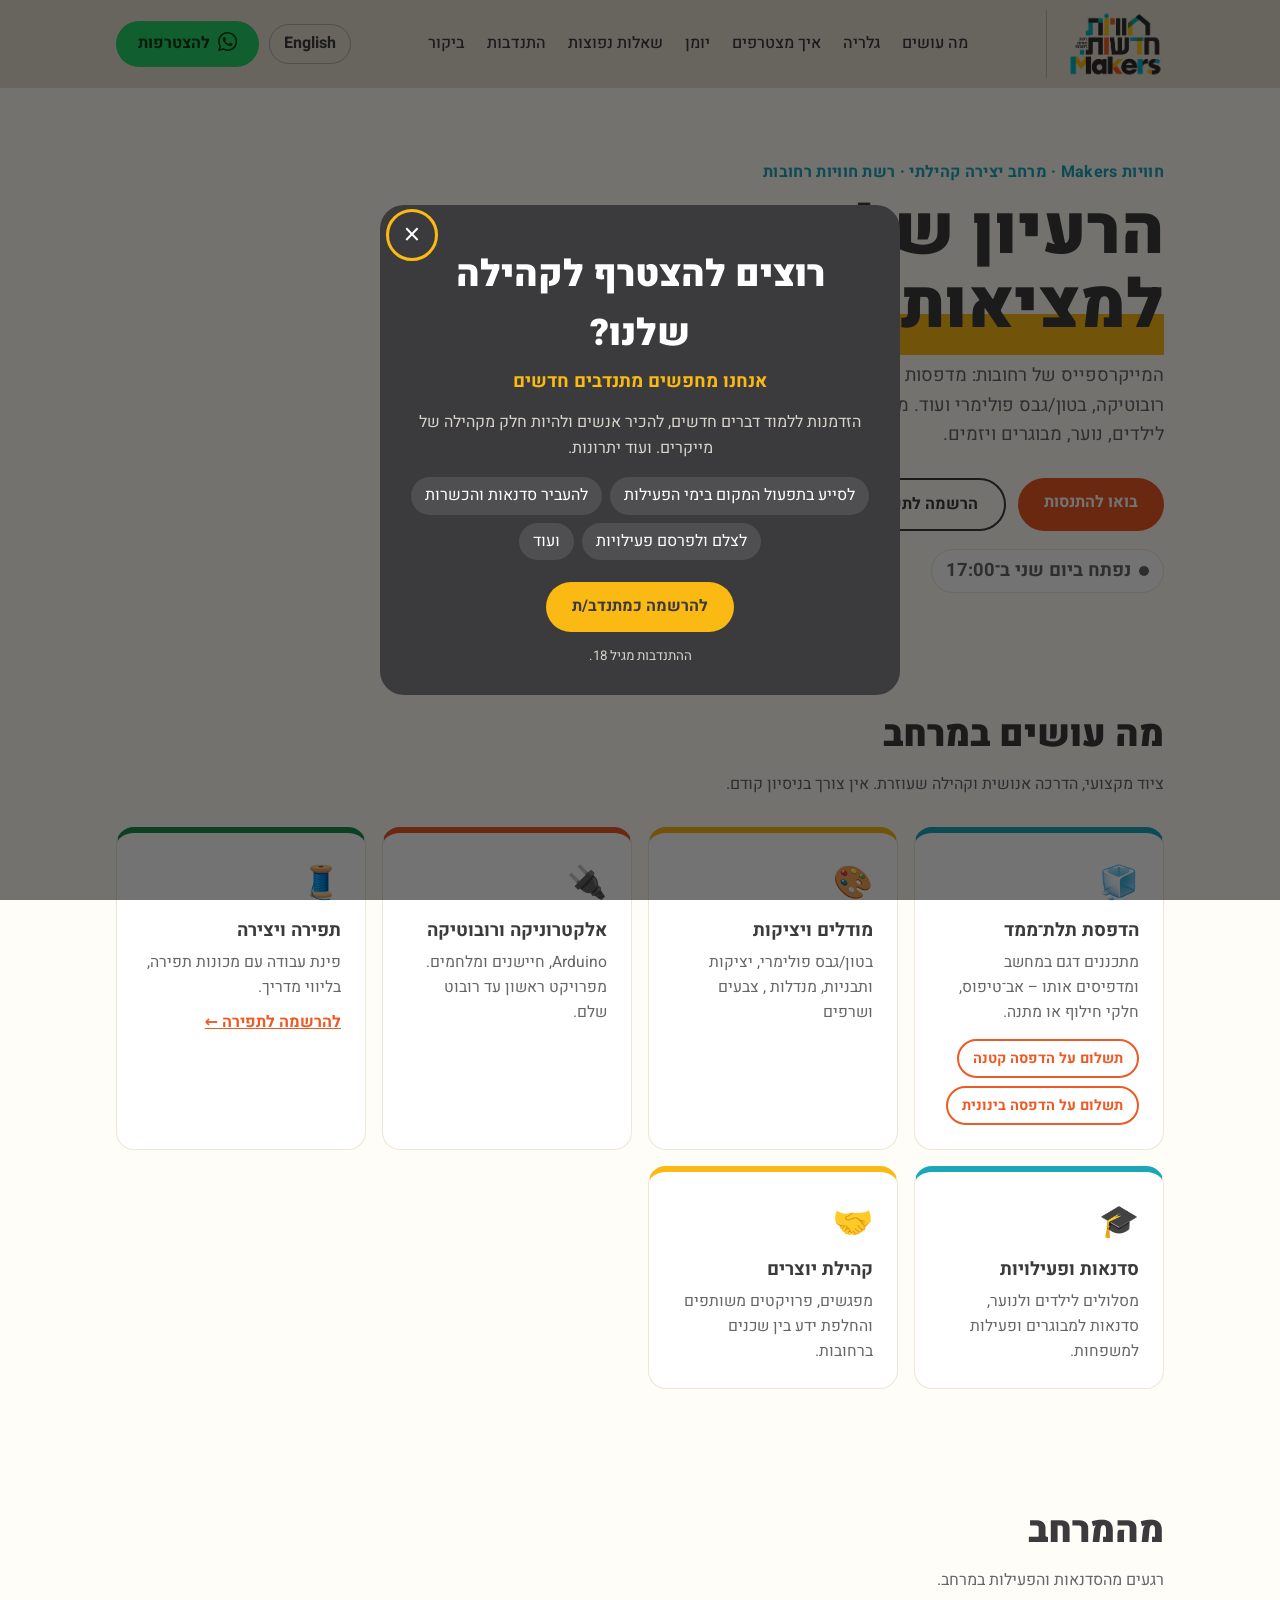
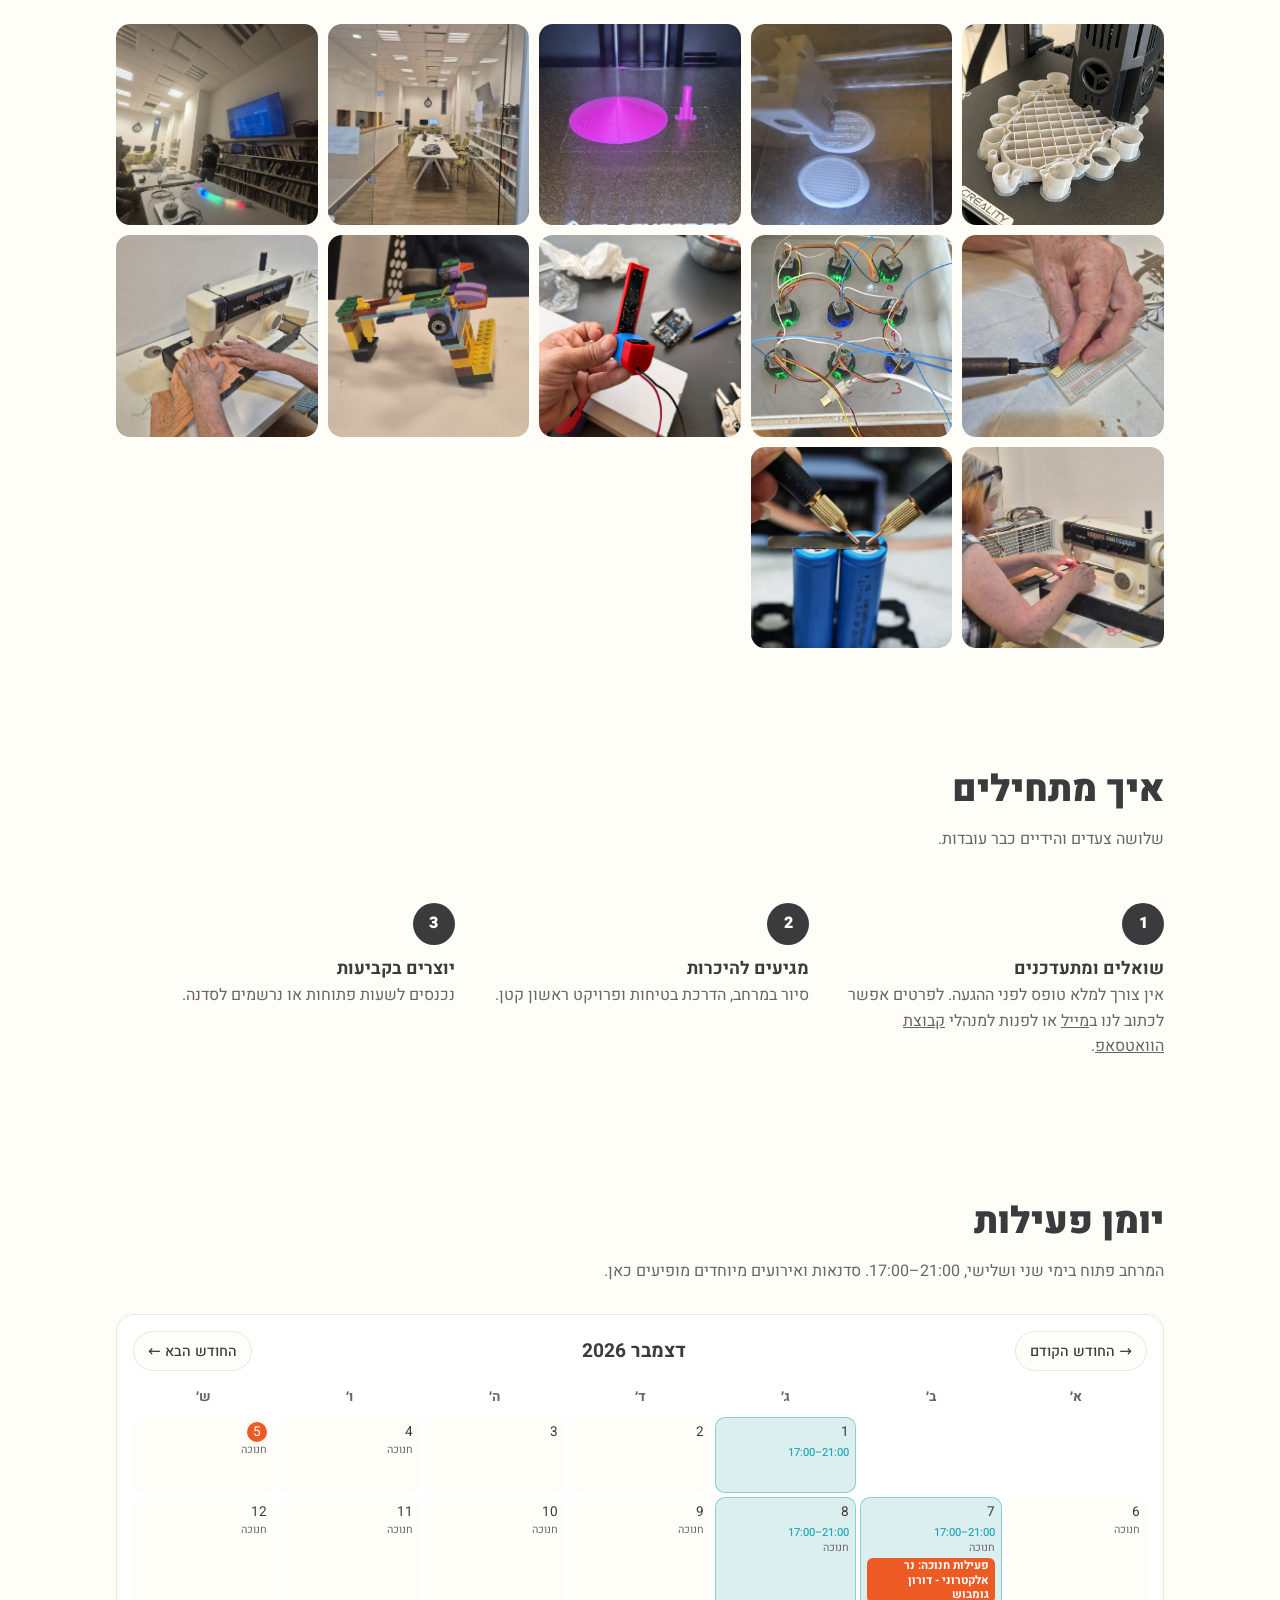
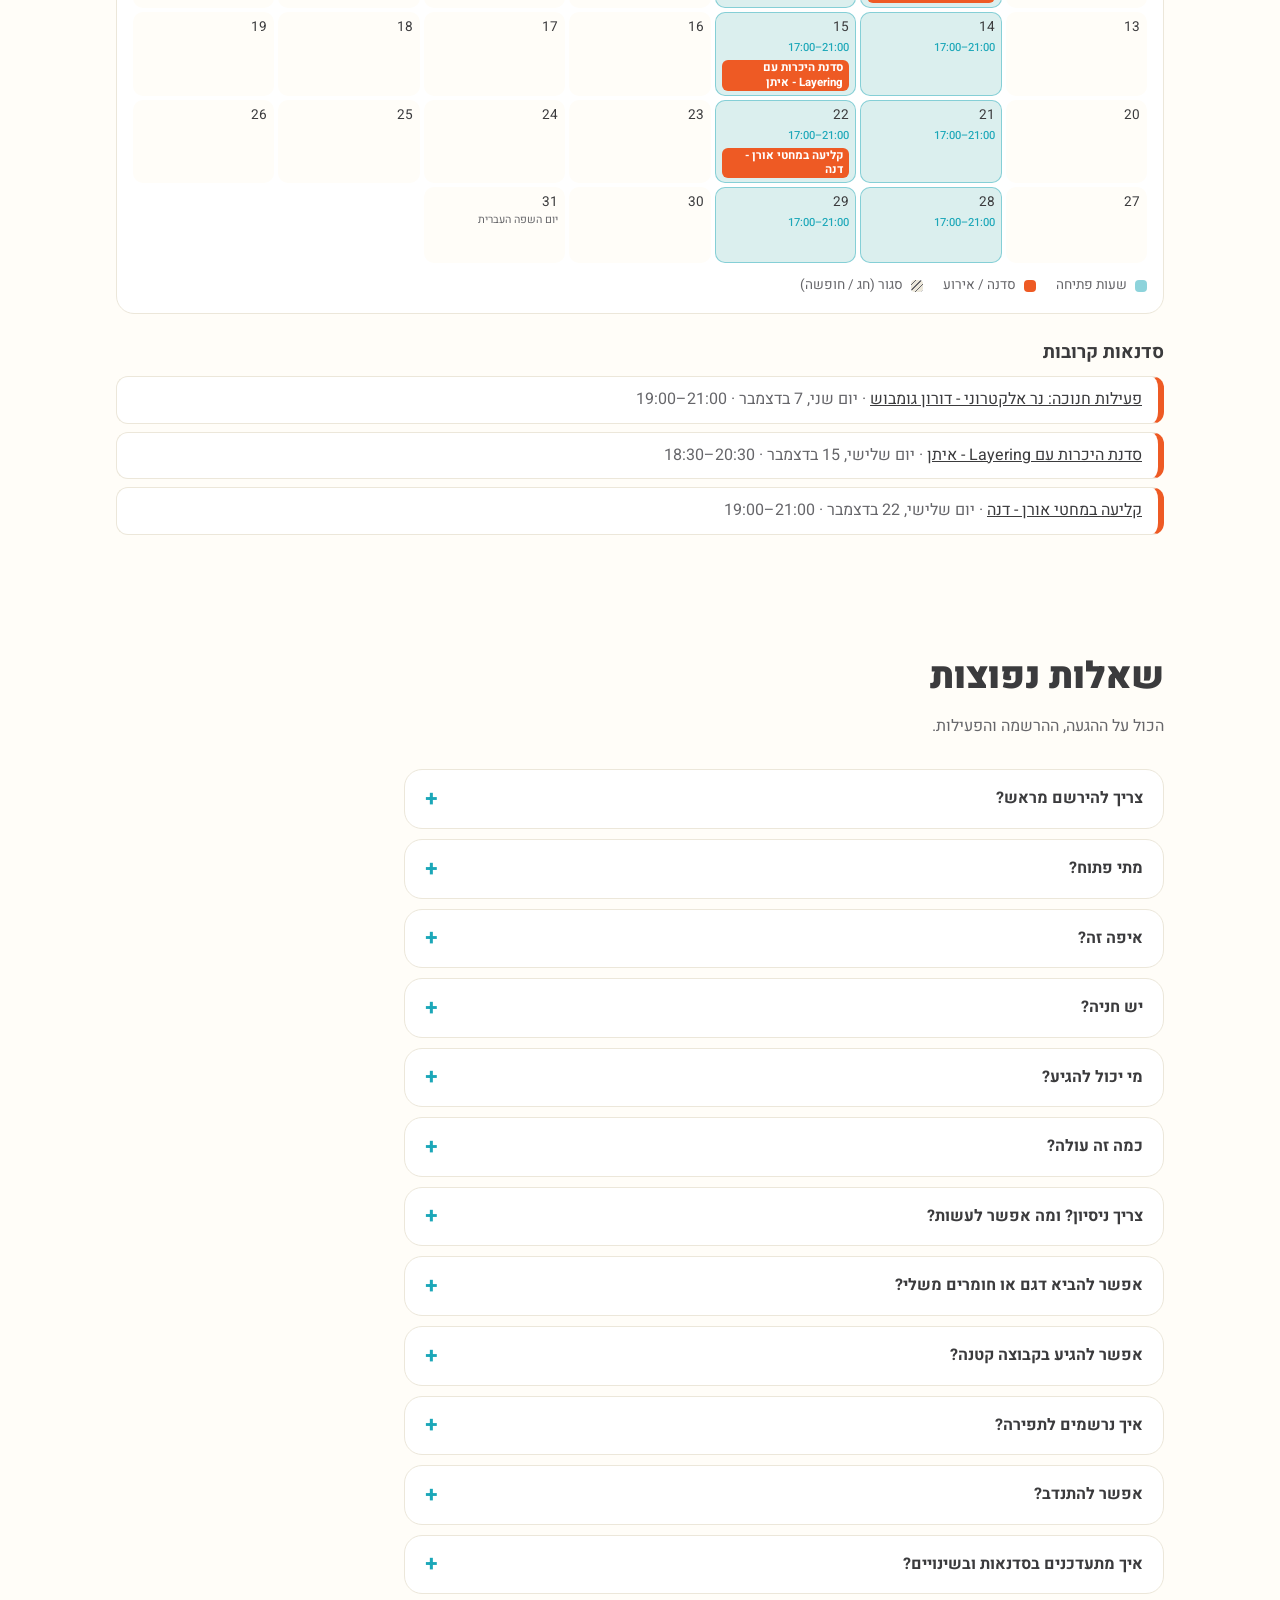
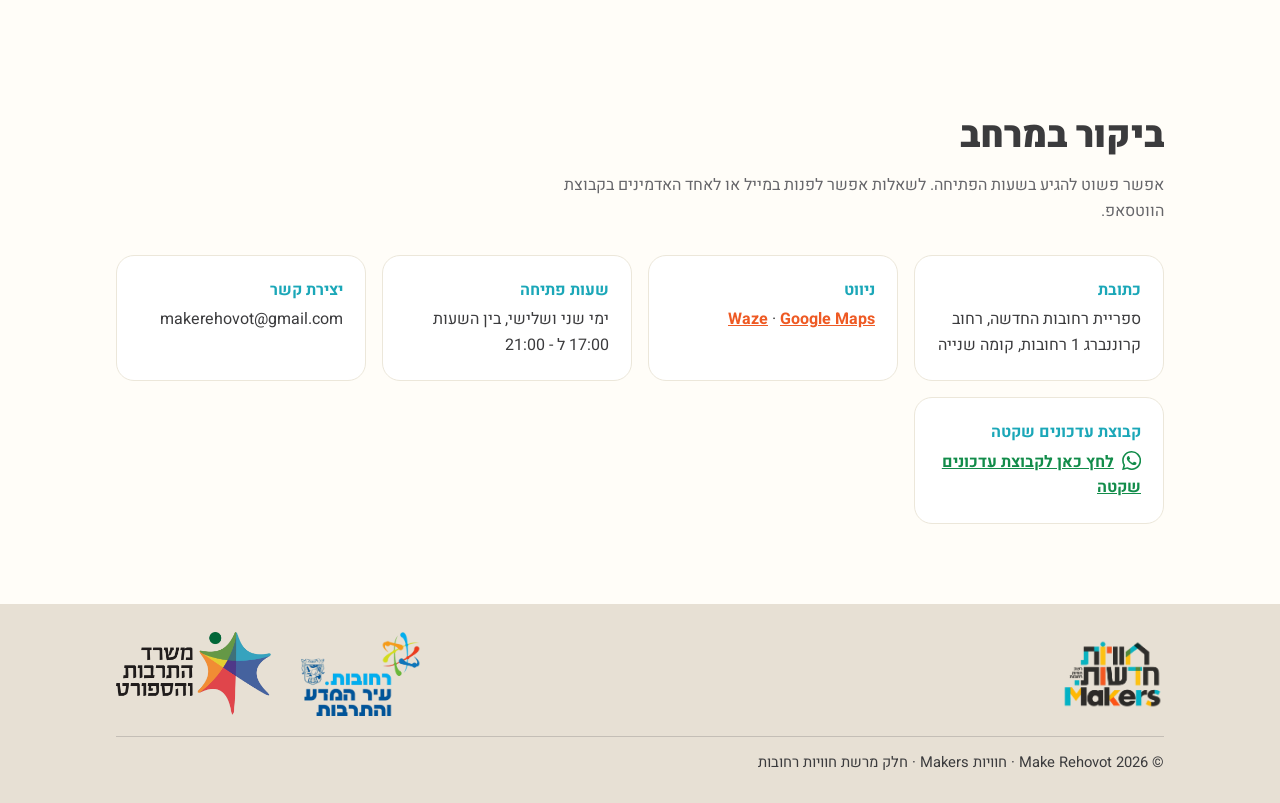
<file: index.html>
<!doctype html>
<html lang="he" dir="rtl">
<head>
  <meta charset="utf-8">
  <meta name="viewport" content="width=device-width, initial-scale=1">
  <title>Make Rehovot | חוויות Makers</title>
  <meta name="description" content="Make Rehovot – מרחב יצירה קהילתי ברחובות: מידול והדפסת תלת־ממד, אלקטרוניקה ורובוטיקה, תפירה וסדנאות לכל הגילאים. חלק מרשת חוויות רחובות.">
  <link rel="alternate" hreflang="he" href="https://makerehovot.github.io/">
  <link rel="alternate" hreflang="en" href="https://makerehovot.github.io/en/">
  <link rel="icon" href="assets/logo-havayot.png">
  <link rel="preconnect" href="https://fonts.googleapis.com">
  <link rel="preconnect" href="https://fonts.gstatic.com" crossorigin>
  <link href="https://fonts.googleapis.com/css2?family=Heebo:wght@400;500;700;900&display=swap" rel="stylesheet">
  <link rel="stylesheet" href="style.css">
</head>
<body>

<svg width="0" height="0" style="position:absolute" aria-hidden="true">
  <symbol id="wa" viewBox="0 0 24 24"><path d="M17.472 14.382c-.297-.149-1.758-.867-2.03-.967-.273-.099-.471-.148-.67.15-.197.297-.767.966-.94 1.164-.173.199-.347.223-.644.075-.297-.15-1.255-.463-2.39-1.475-.883-.788-1.48-1.761-1.653-2.059-.173-.297-.018-.458.13-.606.134-.133.298-.347.446-.52.149-.174.198-.298.298-.497.099-.198.05-.371-.025-.52-.075-.149-.669-1.612-.916-2.207-.242-.579-.487-.5-.669-.51-.173-.008-.371-.01-.57-.01-.198 0-.52.074-.792.372-.272.297-1.04 1.016-1.04 2.479 0 1.462 1.065 2.875 1.213 3.074.149.198 2.096 3.2 5.077 4.487.709.306 1.262.489 1.694.625.712.227 1.36.195 1.871.118.571-.085 1.758-.719 2.006-1.413.248-.694.248-1.289.173-1.413-.074-.124-.272-.198-.57-.347m-5.421 7.403h-.004a9.87 9.87 0 01-5.031-1.378l-.361-.214-3.741.982.998-3.648-.235-.374a9.86 9.86 0 01-1.51-5.26c.001-5.45 4.436-9.884 9.888-9.884 2.64 0 5.122 1.03 6.988 2.898a9.825 9.825 0 012.893 6.994c-.003 5.45-4.437 9.884-9.885 9.884m8.413-18.297A11.815 11.815 0 0012.05 0C5.495 0 .16 5.335.157 11.892c0 2.096.547 4.142 1.588 5.945L.057 24l6.305-1.654a11.882 11.882 0 005.683 1.448h.005c6.554 0 11.89-5.335 11.893-11.893a11.821 11.821 0 00-3.48-8.413Z"/></symbol>
</svg>

<header>
  <div class="wrap nav">
    <a class="brand" href="#top">
      <img src="assets/logo-makers.png" alt="חוויות Makers – רשת חוויות רחובות">
    </a>
    <ul>
      <li><a href="#what">מה עושים</a></li>
      <li><a href="#gallery">גלריה</a></li>
      <li><a href="#how">איך מצטרפים</a></li>
      <li><a href="#calendar">יומן</a></li>
      <li><a href="#faq">שאלות נפוצות</a></li>
      <li><a href="https://forms.gle/42RL2w34v4tENzy78" data-volunteer target="_blank" rel="noopener noreferrer">התנדבות</a></li>
      <li><a href="#visit">ביקור</a></li>
    </ul>
    <div class="nav-end">
      <a class="lang" href="en/index.html" hreflang="en" lang="en">English</a>
      <a class="btn wa" href="https://chat.whatsapp.com/LFZ7ACzntqOEuRloNlXvlq?s=cl&p=a&iam=2" target="_blank" rel="noopener noreferrer"><svg class="wa-icon" aria-hidden="true"><use href="#wa"/></svg>להצטרפות</a>
    </div>
  </div>
</header>

<main id="top">
  <div class="wrap hero">
    <div>
      <div class="eyebrow">חוויות Makers · מרחב יצירה קהילתי · רשת חוויות רחובות</div>
      <h1>הרעיון שלך <mark>הופך למציאות</mark></h1>
      <p>המייקרספייס של רחובות: מדפסות תלת־ממד, מידול, אלקטרוניקה, רובוטיקה, בטון/גבס פולימרי ועוד. מקום לבנות, ללמוד וליצור יחד – לילדים, נוער, מבוגרים ויזמים.</p>
      <div class="cta">
        <a class="btn" href="#visit">בואו להתנסות</a>
        <a class="btn ghost" href="https://forms.gle/w5gVSBBZSxTtSxzA6" target="_blank" rel="noopener">הרשמה לתפירה</a>
      </div>
      <p class="open-badge" id="open-now" role="status" hidden></p>
    </div>
    <div class="blocks" aria-hidden="true">
      <span></span><span></span><span></span><span></span><span></span><span></span><span></span><span></span><span></span>
    </div>
  </div>

  <section id="what">
    <div class="wrap">
      <h2>מה עושים במרחב</h2>
      <p class="lead">ציוד מקצועי, הדרכה אנושית וקהילה שעוזרת. אין צורך בניסיון קודם.</p>
      <div class="grid">
        <article class="card"><span class="icon">🧊</span><h3>הדפסת תלת־ממד</h3><p>מתכננים דגם במחשב ומדפיסים אותו – אב־טיפוס, חלקי חילוף או מתנה.</p><div class="pay"><a href="https://h5z.info-cloud.co.il/?p=zIEhPO1oCtyPTXKGb6OFusNtuFp5Ind4y6%2Bz3sHp8LhbNj5npZ7H%2Fpra6BY2b8Ro" target="_blank" rel="noopener noreferrer">תשלום על הדפסה קטנה</a><a href="https://h5z.info-cloud.co.il/?p=zIEhPO1oCtyPTXKGb6OFusNtuFp5Ind4y6%2Bz3sHp8LhbNj5npZ7H%2FieB9nR3PoPq" target="_blank" rel="noopener noreferrer">תשלום על הדפסה בינונית</a></div></article>
        <article class="card"><span class="icon">🎨</span><h3>מודלים ויציקות</h3><p>בטון/גבס פולימרי, יציקות ותבניות, מנדלות , צבעים ושרפים</p></article>
        <article class="card"><span class="icon">🔌</span><h3>אלקטרוניקה ורובוטיקה</h3><p>Arduino, חיישנים ומלחמים. מפרויקט ראשון עד רובוט שלם.</p></article>
        <article class="card"><span class="icon">🧵</span><h3>תפירה ויצירה</h3><p>פינת עבודה עם מכונות תפירה, בליווי מדריך.</p><a href="https://forms.gle/w5gVSBBZSxTtSxzA6" target="_blank" rel="noopener">להרשמה לתפירה ←</a></article>
        <article class="card"><span class="icon">🎓</span><h3>סדנאות ופעילויות</h3><p>מסלולים לילדים ולנוער, סדנאות למבוגרים ופעילות למשפחות.</p></article>
        <article class="card"><span class="icon">🤝</span><h3>קהילת יוצרים</h3><p>מפגשים, פרויקטים משותפים והחלפת ידע בין שכנים ברחובות.</p></article>
      </div>
    </div>
  </section>

  <section id="gallery">
    <div class="wrap">
      <h2>מהמרחב</h2>
      <p class="lead">רגעים מהסדנאות והפעילות במרחב.</p>
      <div class="gallery">
        <button type="button" class="shot"><img src="assets/photos/3d-printer-creality.jpg" alt="מדפסת תלת־ממד מדפיסה מבנה לבן" loading="lazy"></button>
        <button type="button" class="shot"><img src="assets/photos/3d-printing-mesh.jpg" alt="הדפסת שתי רשתות עגולות" loading="lazy"></button>
        <button type="button" class="shot"><img src="assets/photos/3d-printing-pink.jpg" alt="הדפסה בצבע ורוד על משטח ההדפסה" loading="lazy"></button>
        <button type="button" class="shot"><img src="assets/photos/the-space.jpg" alt="מבט אל המרחב מבעד לדלת הזכוכית" loading="lazy"></button>
        <button type="button" class="shot"><img src="assets/photos/led-demo.jpg" alt="הדגמת פס לדים צבעוני בסדנה" loading="lazy"></button>
        <button type="button" class="shot"><img src="assets/photos/soldering.jpg" alt="הלחמה על לוח ניסוי" loading="lazy"></button>
        <button type="button" class="shot"><img src="assets/photos/wiring-buttons.jpg" alt="חיווט כפתורים מוארים בקופסה" loading="lazy"></button>
        <button type="button" class="shot"><img src="assets/photos/electronics-project.jpg" alt="פרויקט אלקטרוניקה עם Arduino" loading="lazy"></button>
        <button type="button" class="shot"><img src="assets/photos/lego-creation.jpg" alt="יצירת לגו צבעונית עם גלגל" loading="lazy"></button>
        <button type="button" class="shot"><img src="assets/photos/sewing-1.jpg" alt="תפירה במכונת תפירה" loading="lazy"></button>
        <button type="button" class="shot"><img src="assets/photos/sewing-2.jpg" alt="תפירה בליווי מדריכה" loading="lazy"></button>
        <button type="button" class="shot"><img src="assets/photos/battery-spot-welding.jpg" alt="ריתוך נקודתי לסוללות ליתיום" loading="lazy"></button>
      </div>
    </div>
  </section>

  <dialog id="lightbox"><button type="button" aria-label="סגירה">×</button><img alt=""></dialog>

  <section id="how">
    <div class="wrap">
      <h2>איך מתחילים</h2>
      <p class="lead">שלושה צעדים והידיים כבר עובדות.</p>
      <ol class="steps">
        <li><h3>שואלים ומתעדכנים</h3><p>אין צורך למלא טופס לפני ההגעה. לפרטים אפשר לכתוב לנו ב<a href="mailto:makerehovot@gmail.com">מייל</a> או לפנות למנהלי <a href="https://chat.whatsapp.com/LFZ7ACzntqOEuRloNlXvlq?s=cl&p=a&iam=2" target="_blank" rel="noopener noreferrer">קבוצת הוואטסאפ</a>.</p></li>
        <li><h3>מגיעים להיכרות</h3><p>סיור במרחב, הדרכת בטיחות ופרויקט ראשון קטן.</p></li>
        <li><h3>יוצרים בקביעות</h3><p>נכנסים לשעות פתוחות או נרשמים לסדנה.</p></li>
      </ol>
    </div>
  </section>

  <section id="calendar">
    <div class="wrap">
      <h2>יומן פעילות</h2>
      <p class="lead">המרחב פתוח בימי שני ושלישי, <bdi dir="ltr">17:00–21:00</bdi>. סדנאות ואירועים מיוחדים מופיעים כאן.</p>
      <div class="cal" id="cal">
        <div class="cal-head">
          <button type="button" id="cal-prev" aria-label="החודש הקודם">→ <span>החודש הקודם</span></button>
          <strong id="cal-title"></strong>
          <button type="button" id="cal-next" aria-label="החודש הבא"><span>החודש הבא</span> ←</button>
        </div>
        <div class="cal-grid" id="cal-grid"></div>
        <div class="cal-legend"><span class="dot open"></span>שעות פתיחה <span class="dot ev"></span>סדנה / אירוע <span class="dot closed"></span>סגור (חג / חופשה)</div>
      </div>
      <div id="cal-upcoming" class="upcoming" hidden>
        <h3>סדנאות קרובות</h3>
        <ul id="cal-upcoming-list"></ul>
      </div>
    </div>
  </section>

  <section id="faq">
    <div class="wrap">
      <h2>שאלות נפוצות</h2>
      <p class="lead">הכול על ההגעה, ההרשמה והפעילות.</p>
      <div class="faq">
        <details><summary>צריך להירשם מראש?</summary><p>לא. אפשר פשוט להגיע בשעות הפתיחה, בלי למלא טופס. (הטופס הוא רק להרשמה לתפירה.) לשאלות אפשר לכתוב לנו ב<a href="mailto:makerehovot@gmail.com">מייל</a> או לאחד מאדמיני <a href="https://chat.whatsapp.com/LFZ7ACzntqOEuRloNlXvlq?s=cl&p=a&iam=2" target="_blank" rel="noopener noreferrer">הקבוצה השקטה</a> בוואטסאפ.</p></details>
        <details><summary>מתי פתוח?</summary><p>ימי שני ושלישי, <bdi dir="ltr">17:00–21:00</bdi>. הספרייה נסגרת ב־<bdi dir="ltr">19:00</bdi>. אחרי השעה הזאת מקישים על דלת הכניסה ומחכים שמתנדב יפתח.</p></details>
        <details><summary>איפה זה?</summary><p>קרוננברג 1, רחובות, ספריית רחובות החדשה, קומה שנייה.</p></details>
        <details><summary>יש חניה?</summary><p>כן, החניון שמול הספרייה חינמי.</p></details>
        <details><summary>מי יכול להגיע?</summary><p>כולם. ילדים מתחת לגיל 13 מגיעים עם הורה או מבוגר מלווה, שהוא משתתף פעיל ומלווה את הילד בפעילות. המרחב הוא מקום ליצירה משותפת, ולא חוג או שירות שמירה על ילדים. מגיל 13 אפשר להגיע לבד.</p></details>
        <details><summary>כמה זה עולה?</summary><p>הכניסה חופשית. הדפסות תלת־ממד בתשלום: <a href="https://h5z.info-cloud.co.il/?p=zIEhPO1oCtyPTXKGb6OFusNtuFp5Ind4y6%2Bz3sHp8LhbNj5npZ7H%2Fpra6BY2b8Ro" target="_blank" rel="noopener noreferrer">הדפסה קטנה</a> · <a href="https://h5z.info-cloud.co.il/?p=zIEhPO1oCtyPTXKGb6OFusNtuFp5Ind4y6%2Bz3sHp8LhbNj5npZ7H%2FieB9nR3PoPq" target="_blank" rel="noopener noreferrer">הדפסה בינונית</a>.</p></details>
        <details><summary>צריך ניסיון? ומה אפשר לעשות?</summary><p>לא צריך ניסיון. אפשר להתנסות באלקטרוניקה, במידול והדפסת תלת־ממד, בתכנות וב־AI, ולקבל ליווי וייעוץ לפרויקטים אישיים. הציוד משמש בהדרכת מתנדב.</p></details>
        <details><summary>אפשר להביא דגם או חומרים משלי?</summary><p>אפשר להביא דגמים משלכם, והצוות יעזור לוודא שהעיצוב מתאים להדפסה. מטעמי בטיחות משתמשים רק בחומרים של המרחב. לתשלום על ההדפסה: <a href="https://h5z.info-cloud.co.il/?p=zIEhPO1oCtyPTXKGb6OFusNtuFp5Ind4y6%2Bz3sHp8LhbNj5npZ7H%2Fpra6BY2b8Ro" target="_blank" rel="noopener noreferrer">קטנה</a> · <a href="https://h5z.info-cloud.co.il/?p=zIEhPO1oCtyPTXKGb6OFusNtuFp5Ind4y6%2Bz3sHp8LhbNj5npZ7H%2FieB9nR3PoPq" target="_blank" rel="noopener noreferrer">בינונית</a>.</p></details>
        <details><summary>אפשר להגיע בקבוצה קטנה?</summary><p>כן. קבוצות קטנות מתאמות מראש ומגיעות יחד, וזה נכון גם לסדנאות. לתיאום כתבו לנו ב<a href="mailto:makerehovot@gmail.com">מייל</a> או לאחד מאדמיני <a href="https://chat.whatsapp.com/LFZ7ACzntqOEuRloNlXvlq?s=cl&p=a&iam=2" target="_blank" rel="noopener noreferrer">הקבוצה השקטה</a>.</p></details>
        <details><summary>איך נרשמים לתפירה?</summary><p>ממלאים את <a href="https://forms.gle/w5gVSBBZSxTtSxzA6" target="_blank" rel="noopener noreferrer">טופס ההרשמה</a> ונחזור אליכם. אפשר גם לכתוב לנו ב<a href="mailto:makerehovot@gmail.com">מייל</a> או לאחד מאדמיני <a href="https://chat.whatsapp.com/LFZ7ACzntqOEuRloNlXvlq?s=cl&p=a&iam=2" target="_blank" rel="noopener noreferrer">הקבוצה השקטה</a>.</p></details>
        <details><summary>אפשר להתנדב?</summary><p>כן, נשמח. ההתנדבות מגיל 18. <a href="https://forms.gle/42RL2w34v4tENzy78" data-volunteer target="_blank" rel="noopener noreferrer">לפרטים ולהרשמה</a>, ונחזור אליכם.</p></details>
        <details><summary>איך מתעדכנים בסדנאות ובשינויים?</summary><p>ב<a href="#calendar">יומן</a> שבאתר ובקבוצה השקטה בוואטסאפ.</p></details>
      </div>
    </div>
  </section>

  <section id="visit">
    <div class="wrap">
      <h2>ביקור במרחב</h2>
      <p class="lead">אפשר פשוט להגיע בשעות הפתיחה. לשאלות אפשר לפנות במייל או לאחד האדמינים בקבוצת הווטסאפ.</p>
      <div class="info">
        <div><b>כתובת</b>ספריית רחובות החדשה, רחוב קרוננברג 1 רחובות, קומה שנייה</div>
        <div><b>ניווט</b><a class="map-link" href="https://waze.com/ul?q=Kronenberg%201%20Rehovot&navigate=yes" target="_blank" rel="noopener noreferrer">Waze</a> · <a class="map-link" href="https://www.google.com/maps/search/?api=1&query=Kronenberg+1+Rehovot" target="_blank" rel="noopener noreferrer">Google Maps</a></div>
        <div><b>שעות פתיחה</b>ימי שני ושלישי, בין השעות 17:00 ל - 21:00</div>
        <div><b>יצירת קשר</b>makerehovot@gmail.com</div> 
        <div><b>קבוצת עדכונים שקטה</b><a class="wa-link" href="https://chat.whatsapp.com/LFZ7ACzntqOEuRloNlXvlq?s=cl&p=a&iam=2" target="_blank" rel="noopener noreferrer"><svg class="wa-icon" aria-hidden="true"><use href="#wa"/></svg>לחץ כאן לקבוצת עדכונים שקטה</a></div>
      </div>
    </div>
  </section>
</main>

<footer>
  <div class="wrap">
    <img class="f-main" src="assets/logo-makers.png" alt="חוויות Makers – רשת חוויות רחובות">
    <div class="f-partners">
      <img src="assets/logo-rehovot.png" alt="עיריית רחובות – עיר המדע והתרבות">
      <img src="assets/logo-culture.png" alt="משרד התרבות והספורט">
    </div>
    <span class="f-copy">© 2026 Make Rehovot · חוויות Makers · חלק מרשת חוויות רחובות</span>
  </div>
</footer>

<dialog id="volunteer-dialog" class="vol" aria-labelledby="vol-title">
  <button type="button" class="vol-close" aria-label="סגירה">×</button>
  <h2 id="vol-title">רוצים להצטרף לקהילה שלנו?</h2>
  <p class="vol-sub">אנחנו מחפשים מתנדבים חדשים</p>
  <p>הזדמנות ללמוד דברים חדשים, להכיר אנשים ולהיות חלק מקהילה של מייקרים. ועוד יתרונות.</p>
  <ul>
    <li>לסייע בתפעול המקום בימי הפעילות</li>
    <li>להעביר סדנאות והכשרות</li>
    <li>לצלם ולפרסם פעילויות</li>
    <li>ועוד</li>
  </ul>
  <a class="btn" href="https://forms.gle/42RL2w34v4tENzy78" target="_blank" rel="noopener noreferrer">להרשמה כמתנדב/ת</a>
  <small>ההתנדבות מגיל 18.</small>
</dialog>

<script src="calendar.js"></script>
<script src="volunteer.js"></script>
<script src="gallery.js"></script>
</body>
</html>
</file>
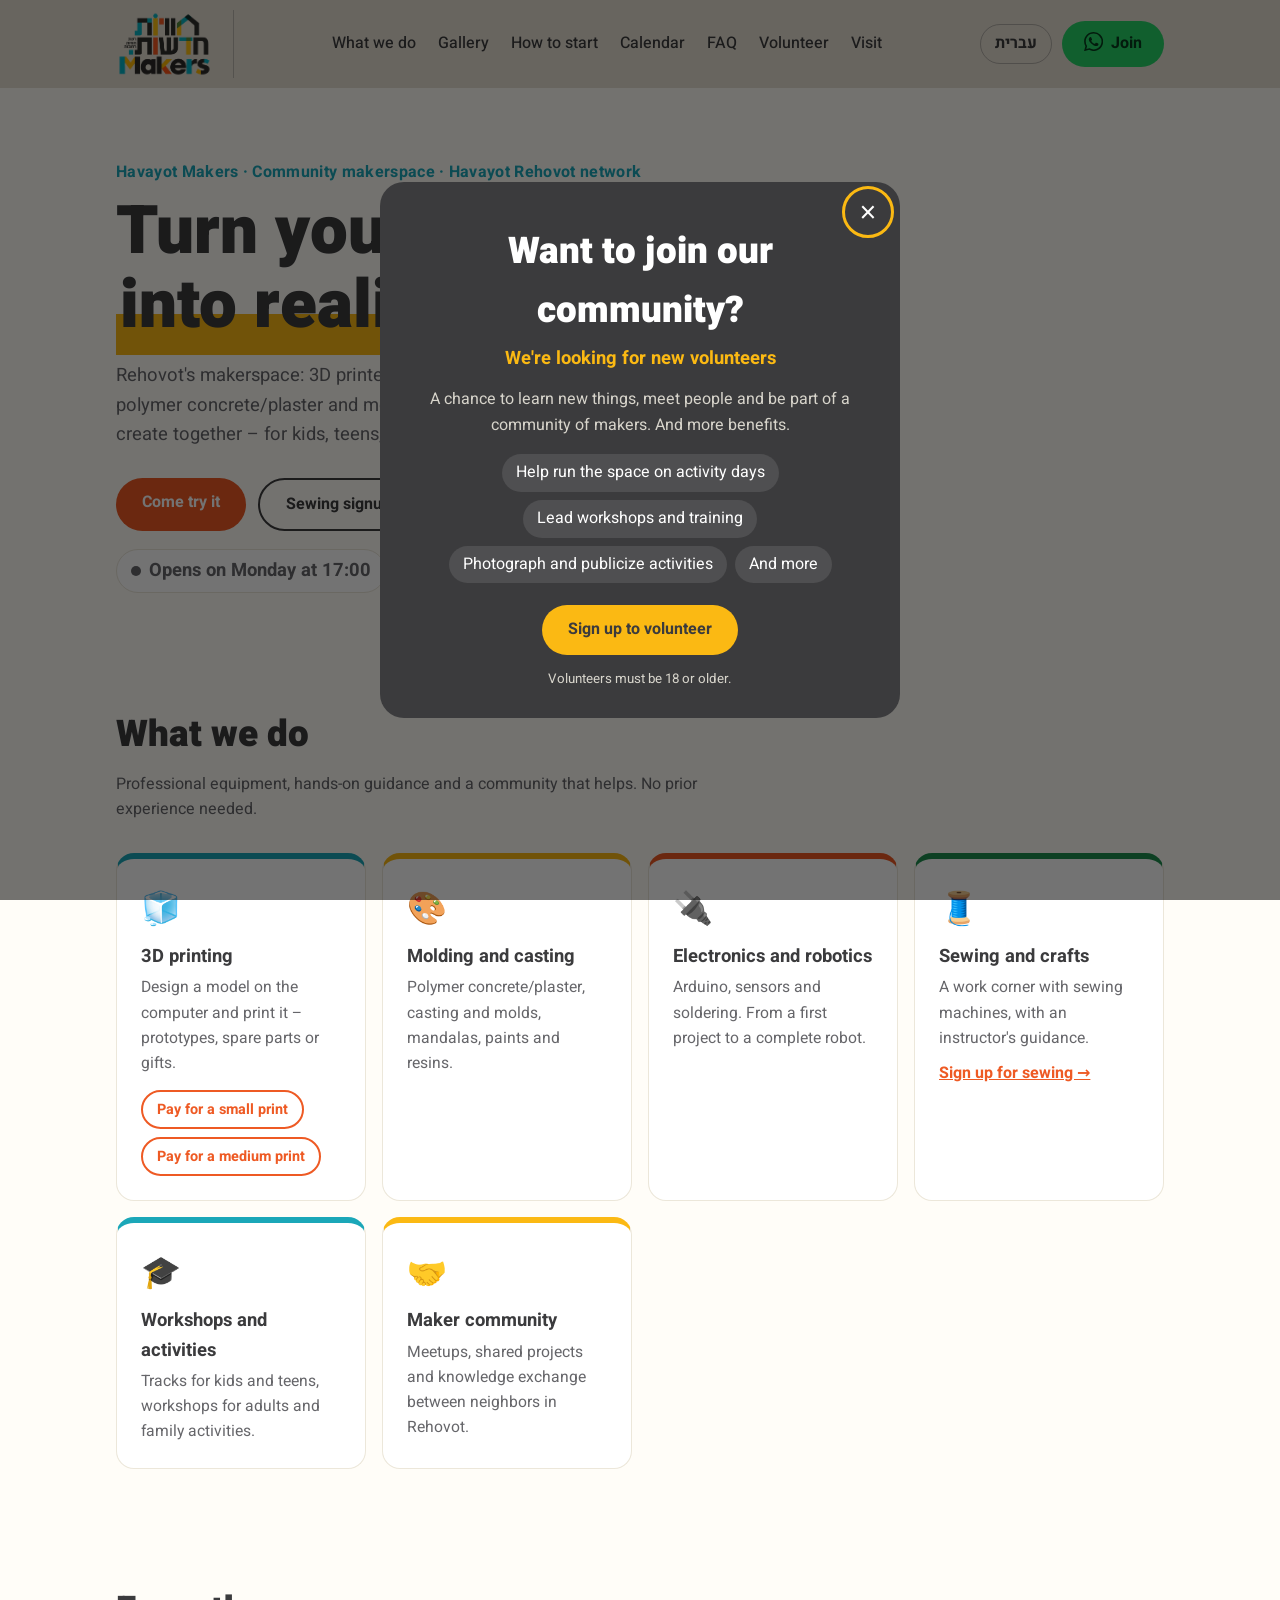
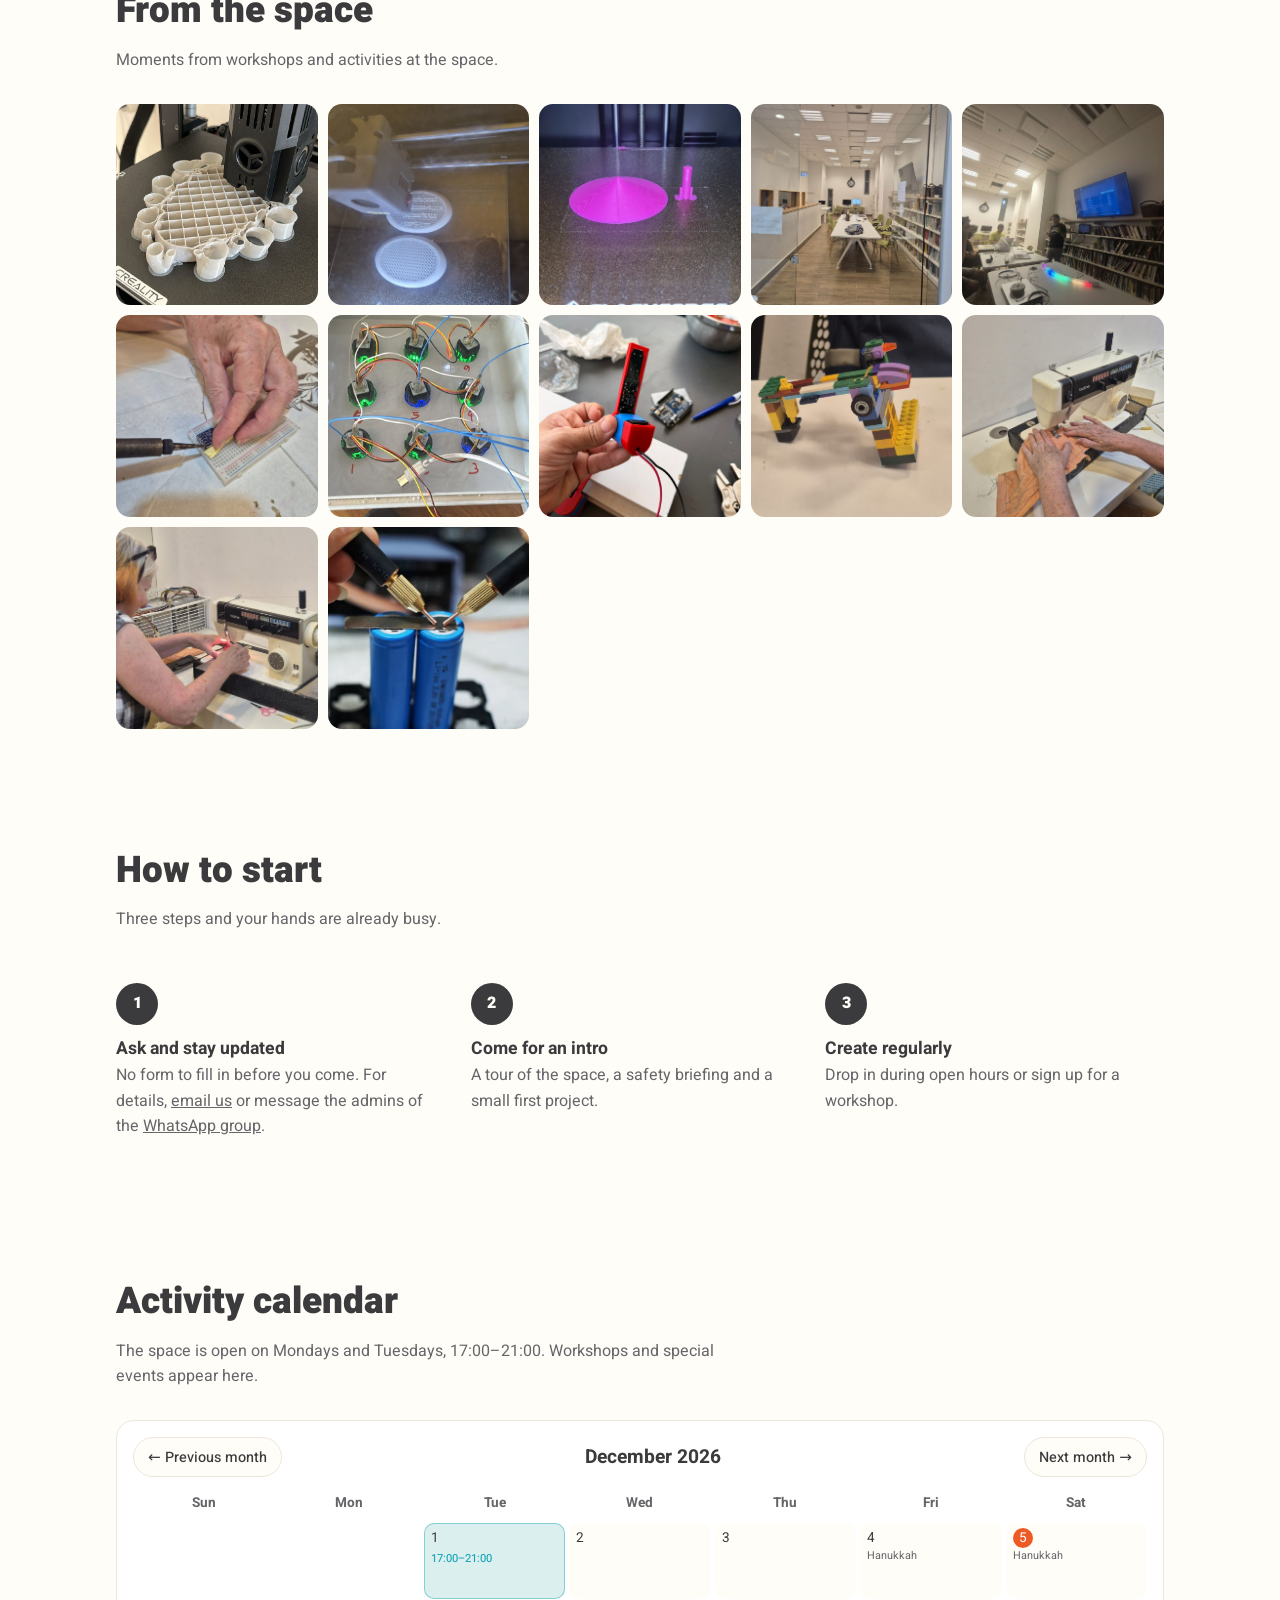
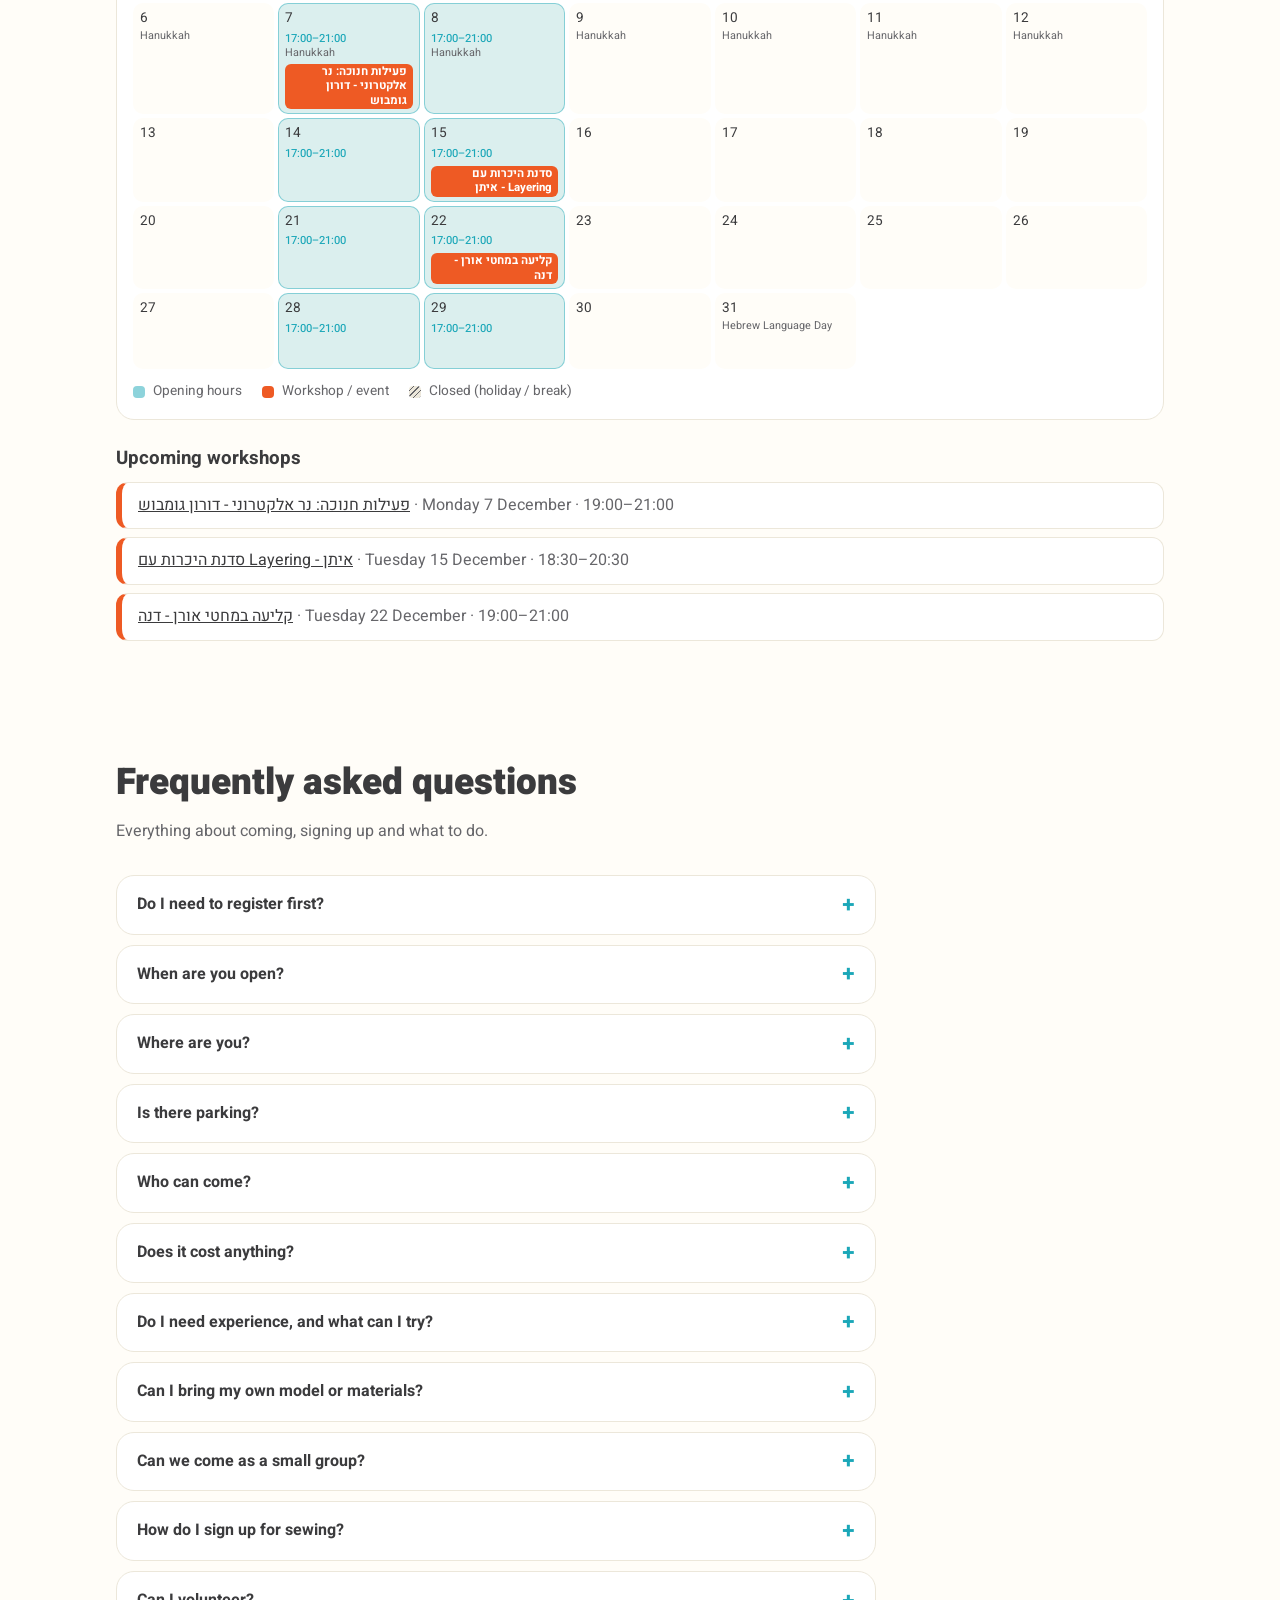
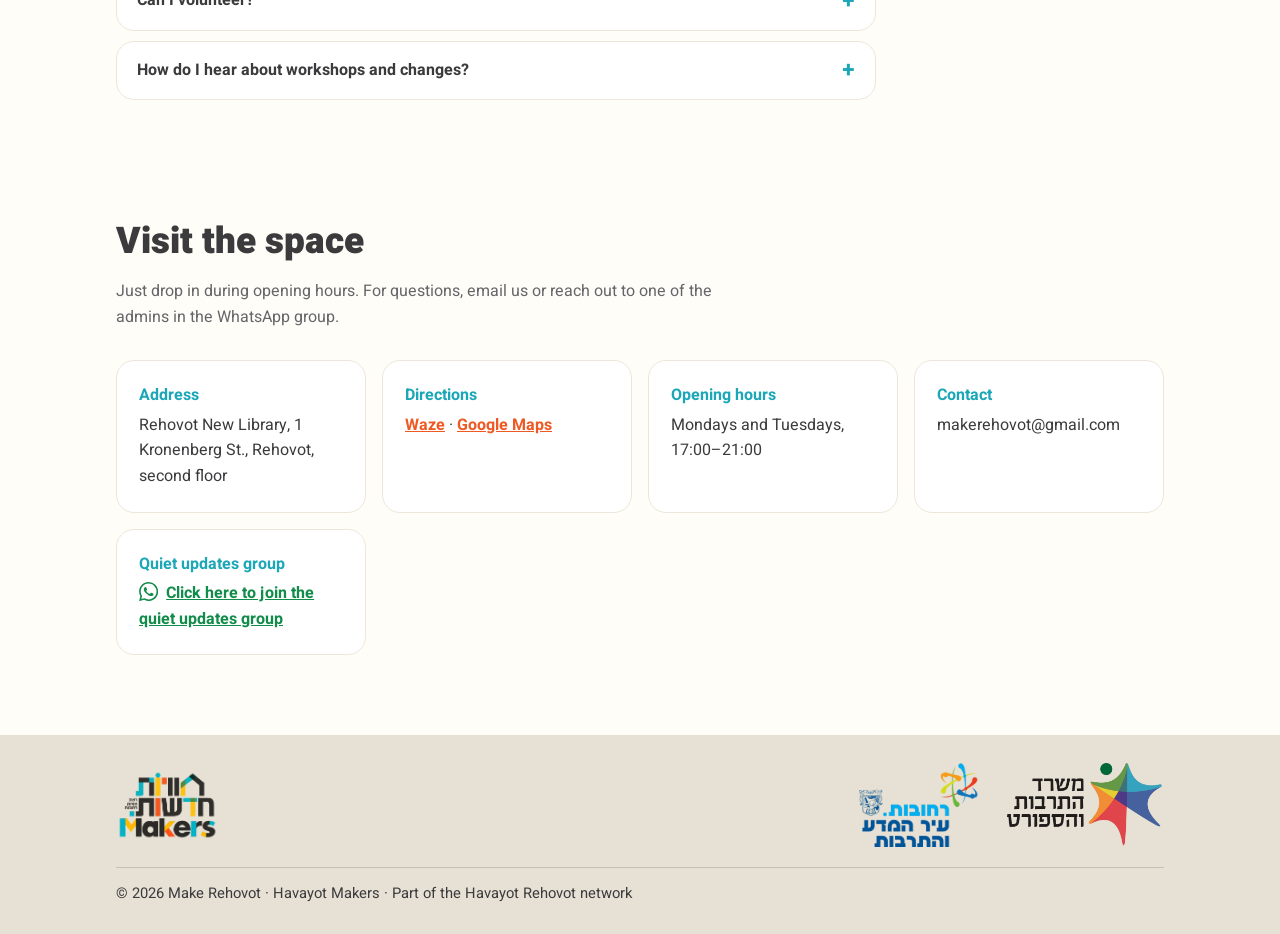
<file: en/index.html>
<!doctype html>
<html lang="en" dir="ltr">
<head>
  <meta charset="utf-8">
  <meta name="viewport" content="width=device-width, initial-scale=1">
  <title>Make Rehovot | Havayot Makers</title>
  <meta name="description" content="Make Rehovot – a community makerspace in Rehovot: 3D modeling and printing, electronics and robotics, sewing and workshops for all ages. Part of the Havayot Rehovot network.">
  <link rel="alternate" hreflang="he" href="https://makerehovot.github.io/">
  <link rel="alternate" hreflang="en" href="https://makerehovot.github.io/en/">
  <link rel="icon" href="../assets/logo-havayot.png">
  <link rel="preconnect" href="https://fonts.googleapis.com">
  <link rel="preconnect" href="https://fonts.gstatic.com" crossorigin>
  <link href="https://fonts.googleapis.com/css2?family=Heebo:wght@400;500;700;900&display=swap" rel="stylesheet">
  <link rel="stylesheet" href="../style.css">
</head>
<body>

<svg width="0" height="0" style="position:absolute" aria-hidden="true">
  <symbol id="wa" viewBox="0 0 24 24"><path d="M17.472 14.382c-.297-.149-1.758-.867-2.03-.967-.273-.099-.471-.148-.67.15-.197.297-.767.966-.94 1.164-.173.199-.347.223-.644.075-.297-.15-1.255-.463-2.39-1.475-.883-.788-1.48-1.761-1.653-2.059-.173-.297-.018-.458.13-.606.134-.133.298-.347.446-.52.149-.174.198-.298.298-.497.099-.198.05-.371-.025-.52-.075-.149-.669-1.612-.916-2.207-.242-.579-.487-.5-.669-.51-.173-.008-.371-.01-.57-.01-.198 0-.52.074-.792.372-.272.297-1.04 1.016-1.04 2.479 0 1.462 1.065 2.875 1.213 3.074.149.198 2.096 3.2 5.077 4.487.709.306 1.262.489 1.694.625.712.227 1.36.195 1.871.118.571-.085 1.758-.719 2.006-1.413.248-.694.248-1.289.173-1.413-.074-.124-.272-.198-.57-.347m-5.421 7.403h-.004a9.87 9.87 0 01-5.031-1.378l-.361-.214-3.741.982.998-3.648-.235-.374a9.86 9.86 0 01-1.51-5.26c.001-5.45 4.436-9.884 9.888-9.884 2.64 0 5.122 1.03 6.988 2.898a9.825 9.825 0 012.893 6.994c-.003 5.45-4.437 9.884-9.885 9.884m8.413-18.297A11.815 11.815 0 0012.05 0C5.495 0 .16 5.335.157 11.892c0 2.096.547 4.142 1.588 5.945L.057 24l6.305-1.654a11.882 11.882 0 005.683 1.448h.005c6.554 0 11.89-5.335 11.893-11.893a11.821 11.821 0 00-3.48-8.413Z"/></symbol>
</svg>

<header>
  <div class="wrap nav">
    <a class="brand" href="#top">
      <img src="../assets/logo-makers.png" alt="Havayot Makers – Havayot Rehovot network">
    </a>
    <ul>
      <li><a href="#what">What we do</a></li>
      <li><a href="#gallery">Gallery</a></li>
      <li><a href="#how">How to start</a></li>
      <li><a href="#calendar">Calendar</a></li>
      <li><a href="#faq">FAQ</a></li>
      <li><a href="https://forms.gle/42RL2w34v4tENzy78" data-volunteer target="_blank" rel="noopener noreferrer">Volunteer</a></li>
      <li><a href="#visit">Visit</a></li>
    </ul>
    <div class="nav-end">
      <a class="lang" href="../index.html" hreflang="he" lang="he">עברית</a>
      <a class="btn wa" href="https://chat.whatsapp.com/LFZ7ACzntqOEuRloNlXvlq?s=cl&p=a&iam=2" target="_blank" rel="noopener noreferrer"><svg class="wa-icon" aria-hidden="true"><use href="#wa"/></svg>Join</a>
    </div>
  </div>
</header>

<main id="top">
  <div class="wrap hero">
    <div>
      <div class="eyebrow">Havayot Makers · Community makerspace · Havayot Rehovot network</div>
      <h1>Turn your idea <mark>into reality</mark></h1>
      <p>Rehovot's makerspace: 3D printers, modeling, electronics, robotics, polymer concrete/plaster and more. A place to build, learn and create together – for kids, teens, adults and entrepreneurs.</p>
      <div class="cta">
        <a class="btn" href="#visit">Come try it</a>
        <a class="btn ghost" href="https://forms.gle/w5gVSBBZSxTtSxzA6" target="_blank" rel="noopener">Sewing signup</a>
      </div>
      <p class="open-badge" id="open-now" role="status" hidden></p>
    </div>
    <div class="blocks" aria-hidden="true">
      <span></span><span></span><span></span><span></span><span></span><span></span><span></span><span></span><span></span>
    </div>
  </div>

  <section id="what">
    <div class="wrap">
      <h2>What we do</h2>
      <p class="lead">Professional equipment, hands-on guidance and a community that helps. No prior experience needed.</p>
      <div class="grid">
        <article class="card"><span class="icon">🧊</span><h3>3D printing</h3><p>Design a model on the computer and print it – prototypes, spare parts or gifts.</p><div class="pay"><a href="https://h5z.info-cloud.co.il/?p=zIEhPO1oCtyPTXKGb6OFusNtuFp5Ind4y6%2Bz3sHp8LhbNj5npZ7H%2Fpra6BY2b8Ro" target="_blank" rel="noopener noreferrer">Pay for a small print</a><a href="https://h5z.info-cloud.co.il/?p=zIEhPO1oCtyPTXKGb6OFusNtuFp5Ind4y6%2Bz3sHp8LhbNj5npZ7H%2FieB9nR3PoPq" target="_blank" rel="noopener noreferrer">Pay for a medium print</a></div></article>
        <article class="card"><span class="icon">🎨</span><h3>Molding and casting</h3><p>Polymer concrete/plaster, casting and molds, mandalas, paints and resins.</p></article>
        <article class="card"><span class="icon">🔌</span><h3>Electronics and robotics</h3><p>Arduino, sensors and soldering. From a first project to a complete robot.</p></article>
        <article class="card"><span class="icon">🧵</span><h3>Sewing and crafts</h3><p>A work corner with sewing machines, with an instructor's guidance.</p><a href="https://forms.gle/w5gVSBBZSxTtSxzA6" target="_blank" rel="noopener">Sign up for sewing →</a></article>
        <article class="card"><span class="icon">🎓</span><h3>Workshops and activities</h3><p>Tracks for kids and teens, workshops for adults and family activities.</p></article>
        <article class="card"><span class="icon">🤝</span><h3>Maker community</h3><p>Meetups, shared projects and knowledge exchange between neighbors in Rehovot.</p></article>
      </div>
    </div>
  </section>

  <section id="gallery">
    <div class="wrap">
      <h2>From the space</h2>
      <p class="lead">Moments from workshops and activities at the space.</p>
      <div class="gallery">
        <button type="button" class="shot"><img src="../assets/photos/3d-printer-creality.jpg" alt="A 3D printer printing a white lattice structure" loading="lazy"></button>
        <button type="button" class="shot"><img src="../assets/photos/3d-printing-mesh.jpg" alt="Printing two round mesh discs" loading="lazy"></button>
        <button type="button" class="shot"><img src="../assets/photos/3d-printing-pink.jpg" alt="A pink print on the print bed" loading="lazy"></button>
        <button type="button" class="shot"><img src="../assets/photos/the-space.jpg" alt="A look into the space through the glass door" loading="lazy"></button>
        <button type="button" class="shot"><img src="../assets/photos/led-demo.jpg" alt="A colorful LED strip demo in a workshop" loading="lazy"></button>
        <button type="button" class="shot"><img src="../assets/photos/soldering.jpg" alt="Soldering on a breadboard" loading="lazy"></button>
        <button type="button" class="shot"><img src="../assets/photos/wiring-buttons.jpg" alt="Wiring illuminated buttons in a box" loading="lazy"></button>
        <button type="button" class="shot"><img src="../assets/photos/electronics-project.jpg" alt="An electronics project with an Arduino" loading="lazy"></button>
        <button type="button" class="shot"><img src="../assets/photos/lego-creation.jpg" alt="A colorful Lego creation with a wheel" loading="lazy"></button>
        <button type="button" class="shot"><img src="../assets/photos/sewing-1.jpg" alt="Sewing on a sewing machine" loading="lazy"></button>
        <button type="button" class="shot"><img src="../assets/photos/sewing-2.jpg" alt="Sewing machine work" loading="lazy"></button>
        <button type="button" class="shot"><img src="../assets/photos/battery-spot-welding.jpg" alt="Spot welding lithium battery cells" loading="lazy"></button>
      </div>
    </div>
  </section>

  <dialog id="lightbox"><button type="button" aria-label="Close">×</button><img alt=""></dialog>

  <section id="how">
    <div class="wrap">
      <h2>How to start</h2>
      <p class="lead">Three steps and your hands are already busy.</p>
      <ol class="steps">
        <li><h3>Ask and stay updated</h3><p>No form to fill in before you come. For details, <a href="mailto:makerehovot@gmail.com">email us</a> or message the admins of the <a href="https://chat.whatsapp.com/LFZ7ACzntqOEuRloNlXvlq?s=cl&p=a&iam=2" target="_blank" rel="noopener noreferrer">WhatsApp group</a>.</p></li>
        <li><h3>Come for an intro</h3><p>A tour of the space, a safety briefing and a small first project.</p></li>
        <li><h3>Create regularly</h3><p>Drop in during open hours or sign up for a workshop.</p></li>
      </ol>
    </div>
  </section>

  <section id="calendar">
    <div class="wrap">
      <h2>Activity calendar</h2>
      <p class="lead">The space is open on Mondays and Tuesdays, 17:00–21:00. Workshops and special events appear here.</p>
      <div class="cal" id="cal">
        <div class="cal-head">
          <button type="button" id="cal-prev" aria-label="Previous month">← <span>Previous month</span></button>
          <strong id="cal-title"></strong>
          <button type="button" id="cal-next" aria-label="Next month"><span>Next month</span> →</button>
        </div>
        <div class="cal-grid" id="cal-grid"></div>
        <div class="cal-legend"><span class="dot open"></span>Opening hours <span class="dot ev"></span>Workshop / event <span class="dot closed"></span>Closed (holiday / break)</div>
      </div>
      <div id="cal-upcoming" class="upcoming" hidden>
        <h3>Upcoming workshops</h3>
        <ul id="cal-upcoming-list"></ul>
      </div>
    </div>
  </section>

  <section id="faq">
    <div class="wrap">
      <h2>Frequently asked questions</h2>
      <p class="lead">Everything about coming, signing up and what to do.</p>
      <div class="faq">
        <details><summary>Do I need to register first?</summary><p>No. Just come during opening hours, no form needed. (The form is only for signing up to sewing.) For questions, <a href="mailto:makerehovot@gmail.com">email us</a> or message one of the admins of the <a href="https://chat.whatsapp.com/LFZ7ACzntqOEuRloNlXvlq?s=cl&p=a&iam=2" target="_blank" rel="noopener noreferrer">quiet WhatsApp group</a>.</p></details>
        <details><summary>When are you open?</summary><p>Mondays and Tuesdays, 17:00–21:00. The library closes at 19:00. After that, knock on the entrance door and wait for a volunteer to open it.</p></details>
        <details><summary>Where are you?</summary><p>1 Kronenberg St., Rehovot, the new Rehovot library, second floor.</p></details>
        <details><summary>Is there parking?</summary><p>Yes, the parking lot in front of the library is free.</p></details>
        <details><summary>Who can come?</summary><p>Everyone. Children under 13 come with a parent or accompanying adult, who takes an active part and joins the child in the activity. The space is a place for creating together, not a class or a childcare service. From age 13 you can come on your own.</p></details>
        <details><summary>Does it cost anything?</summary><p>Entry is free. 3D prints are paid: <a href="https://h5z.info-cloud.co.il/?p=zIEhPO1oCtyPTXKGb6OFusNtuFp5Ind4y6%2Bz3sHp8LhbNj5npZ7H%2Fpra6BY2b8Ro" target="_blank" rel="noopener noreferrer">small print</a> · <a href="https://h5z.info-cloud.co.il/?p=zIEhPO1oCtyPTXKGb6OFusNtuFp5Ind4y6%2Bz3sHp8LhbNj5npZ7H%2FieB9nR3PoPq" target="_blank" rel="noopener noreferrer">medium print</a>.</p></details>
        <details><summary>Do I need experience, and what can I try?</summary><p>No experience needed. You can try electronics, 3D modeling and printing, programming and AI, and get guidance and advice on personal projects. Equipment is used with a volunteer's guidance.</p></details>
        <details><summary>Can I bring my own model or materials?</summary><p>You can bring your own models, and the crew will help make sure the design is ready to print. For safety reasons, only the space's own materials are used. To pay for your print: <a href="https://h5z.info-cloud.co.il/?p=zIEhPO1oCtyPTXKGb6OFusNtuFp5Ind4y6%2Bz3sHp8LhbNj5npZ7H%2Fpra6BY2b8Ro" target="_blank" rel="noopener noreferrer">small</a> · <a href="https://h5z.info-cloud.co.il/?p=zIEhPO1oCtyPTXKGb6OFusNtuFp5Ind4y6%2Bz3sHp8LhbNj5npZ7H%2FieB9nR3PoPq" target="_blank" rel="noopener noreferrer">medium</a>.</p></details>
        <details><summary>Can we come as a small group?</summary><p>Yes. Small groups can coordinate in advance and come together, for workshops as well. To arrange it, <a href="mailto:makerehovot@gmail.com">email us</a> or message one of the admins of the <a href="https://chat.whatsapp.com/LFZ7ACzntqOEuRloNlXvlq?s=cl&p=a&iam=2" target="_blank" rel="noopener noreferrer">quiet WhatsApp group</a>.</p></details>
        <details><summary>How do I sign up for sewing?</summary><p>Fill in the <a href="https://forms.gle/w5gVSBBZSxTtSxzA6" target="_blank" rel="noopener noreferrer">sign-up form</a> and we'll get back to you. You can also <a href="mailto:makerehovot@gmail.com">email us</a> or message one of the admins of the <a href="https://chat.whatsapp.com/LFZ7ACzntqOEuRloNlXvlq?s=cl&p=a&iam=2" target="_blank" rel="noopener noreferrer">quiet WhatsApp group</a>.</p></details>
        <details><summary>Can I volunteer?</summary><p>Yes, we'd love that. Volunteers must be 18 or older. <a href="https://forms.gle/42RL2w34v4tENzy78" data-volunteer target="_blank" rel="noopener noreferrer">Details and sign-up</a>, and we'll get back to you.</p></details>
        <details><summary>How do I hear about workshops and changes?</summary><p>In the <a href="#calendar">calendar</a> on this page and in the quiet WhatsApp group.</p></details>
      </div>
    </div>
  </section>

  <section id="visit">
    <div class="wrap">
      <h2>Visit the space</h2>
      <p class="lead">Just drop in during opening hours. For questions, email us or reach out to one of the admins in the WhatsApp group.</p>
      <div class="info">
        <div><b>Address</b>Rehovot New Library, 1 Kronenberg St., Rehovot, second floor</div>
        <div><b>Directions</b><a class="map-link" href="https://waze.com/ul?q=Kronenberg%201%20Rehovot&navigate=yes" target="_blank" rel="noopener noreferrer">Waze</a> · <a class="map-link" href="https://www.google.com/maps/search/?api=1&query=Kronenberg+1+Rehovot" target="_blank" rel="noopener noreferrer">Google Maps</a></div>
        <div><b>Opening hours</b>Mondays and Tuesdays, 17:00–21:00</div>
        <div><b>Contact</b>makerehovot@gmail.com</div>
        <div><b>Quiet updates group</b><a class="wa-link" href="https://chat.whatsapp.com/LFZ7ACzntqOEuRloNlXvlq?s=cl&p=a&iam=2" target="_blank" rel="noopener noreferrer"><svg class="wa-icon" aria-hidden="true"><use href="#wa"/></svg>Click here to join the quiet updates group</a></div>
      </div>
    </div>
  </section>
</main>

<footer>
  <div class="wrap">
    <img class="f-main" src="../assets/logo-makers.png" alt="Havayot Makers – Havayot Rehovot network">
    <div class="f-partners">
      <img src="../assets/logo-rehovot.png" alt="Rehovot Municipality – City of Science and Culture">
      <img src="../assets/logo-culture.png" alt="Ministry of Culture and Sports">
    </div>
    <span class="f-copy">© 2026 Make Rehovot · Havayot Makers · Part of the Havayot Rehovot network</span>
  </div>
</footer>

<dialog id="volunteer-dialog" class="vol" aria-labelledby="vol-title">
  <button type="button" class="vol-close" aria-label="Close">×</button>
  <h2 id="vol-title">Want to join our community?</h2>
  <p class="vol-sub">We're looking for new volunteers</p>
  <p>A chance to learn new things, meet people and be part of a community of makers. And more benefits.</p>
  <ul>
    <li>Help run the space on activity days</li>
    <li>Lead workshops and training</li>
    <li>Photograph and publicize activities</li>
    <li>And more</li>
  </ul>
  <a class="btn" href="https://forms.gle/42RL2w34v4tENzy78" target="_blank" rel="noopener noreferrer">Sign up to volunteer</a>
  <small>Volunteers must be 18 or older.</small>
</dialog>

<script src="../calendar.js"></script>
<script src="../volunteer.js"></script>
<script src="../gallery.js"></script>
</body>
</html>
</file>
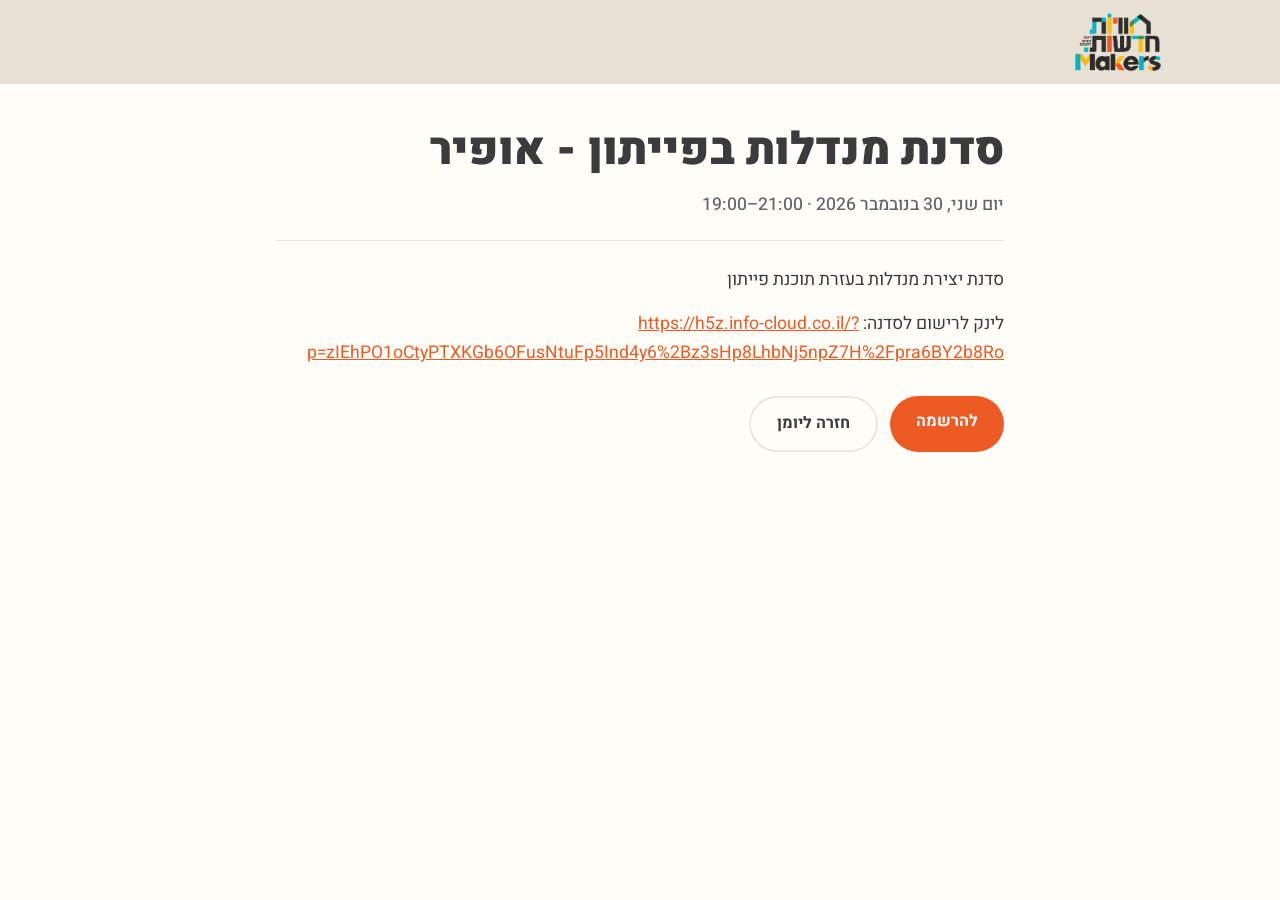
<file: workshops/e-2026-11-30-f21b2c.html>
<!doctype html>
<html lang="he" dir="rtl">
<head>
  <meta charset="utf-8">
  <meta name="viewport" content="width=device-width, initial-scale=1">
  <title>סדנת מנדלות בפייתון - אופיר | Make Rehovot</title>
  <link rel="icon" href="../assets/logo-havayot.png">
  <link href="https://fonts.googleapis.com/css2?family=Heebo:wght@400;500;700;900&display=swap" rel="stylesheet">
  <style>
    :root { --ink: #3b3b3d; --ink-soft: #66666a; --bg: #fffdf8; --line: #ece7da; --yellow: #fbb913; --orange: #ee5a24; }
    @media (prefers-color-scheme: dark) {
      :root:not([data-theme="light"]) { --ink: #f3f1ea; --ink-soft: #b9b6ad; --bg: #1d1d1f; --line: #38383b; }
    }
    * { box-sizing: border-box; margin: 0; }
    body { font-family: "Heebo", system-ui, sans-serif; background: var(--bg); color: var(--ink); line-height: 1.7; min-height: 100vh; display: flex; flex-direction: column; }
    header { background: #e7e0d4; color: #3b3b3d; }
    .wrap { max-width: 760px; margin-inline: auto; padding-inline: 16px; }
    .nav { display: flex; align-items: center; padding-block: 10px; max-width: 1080px; }
    .brand img { height: 64px; width: auto; display: block; }
    main { flex: 1; padding-block: 40px; }
    h1 { font-size: clamp(1.8rem, 5vw, 2.8rem); font-weight: 900; line-height: 1.2; margin-bottom: 12px; }
    .when { color: var(--ink-soft); font-size: 1.1rem; font-weight: 500; margin-bottom: 24px; padding-bottom: 20px; border-bottom: 1px solid var(--line); }
    .desc p { font-size: 1.1rem; margin-bottom: 14px; }
    .desc a { color: var(--orange); overflow-wrap: anywhere; }
    .actions { display: flex; flex-wrap: wrap; gap: 12px; margin-top: 28px; }
    .btn { display: inline-block; padding: 12px 26px; border-radius: 999px; background: var(--orange); color: #fff; font-weight: 700; text-decoration: none; }
    .btn.ghost { background: none; color: var(--ink); border: 2px solid var(--line); }
  </style>
</head>
<body>
  <header>
    <div class="wrap nav">
      <a class="brand" href="../index.html">
        <img src="../assets/logo-makers.png" alt="חוויות Makers – רשת חוויות רחובות">
      </a>
    </div>
  </header>
  <main>
    <div class="wrap">
      <h1>סדנת מנדלות בפייתון - אופיר</h1>
      <div class="when">יום שני, 30 בנובמבר 2026 · <bdi dir="ltr">19:00–21:00</bdi></div>
      <div class="desc">
        <p>סדנת יצירת מנדלות בעזרת תוכנת פייתון</p>
        <p>לינק לרישום לסדנה: <a href="https://h5z.info-cloud.co.il/?p=zIEhPO1oCtyPTXKGb6OFusNtuFp5Ind4y6%2Bz3sHp8LhbNj5npZ7H%2Fpra6BY2b8Ro" target="_blank" rel="noopener">https://h5z.info-cloud.co.il/?p=zIEhPO1oCtyPTXKGb6OFusNtuFp5Ind4y6%2Bz3sHp8LhbNj5npZ7H%2Fpra6BY2b8Ro</a></p>
      </div>
      <div class="actions">
        <a class="btn" href="https://h5z.info-cloud.co.il/?p=zIEhPO1oCtyPTXKGb6OFusNtuFp5Ind4y6%2Bz3sHp8LhbNj5npZ7H%2Fpra6BY2b8Ro" target="_blank" rel="noopener">להרשמה</a>
        <a class="btn ghost" href="../index.html#calendar">חזרה ליומן</a>
      </div>
    </div>
  </main>
</body>
</html>
</file>
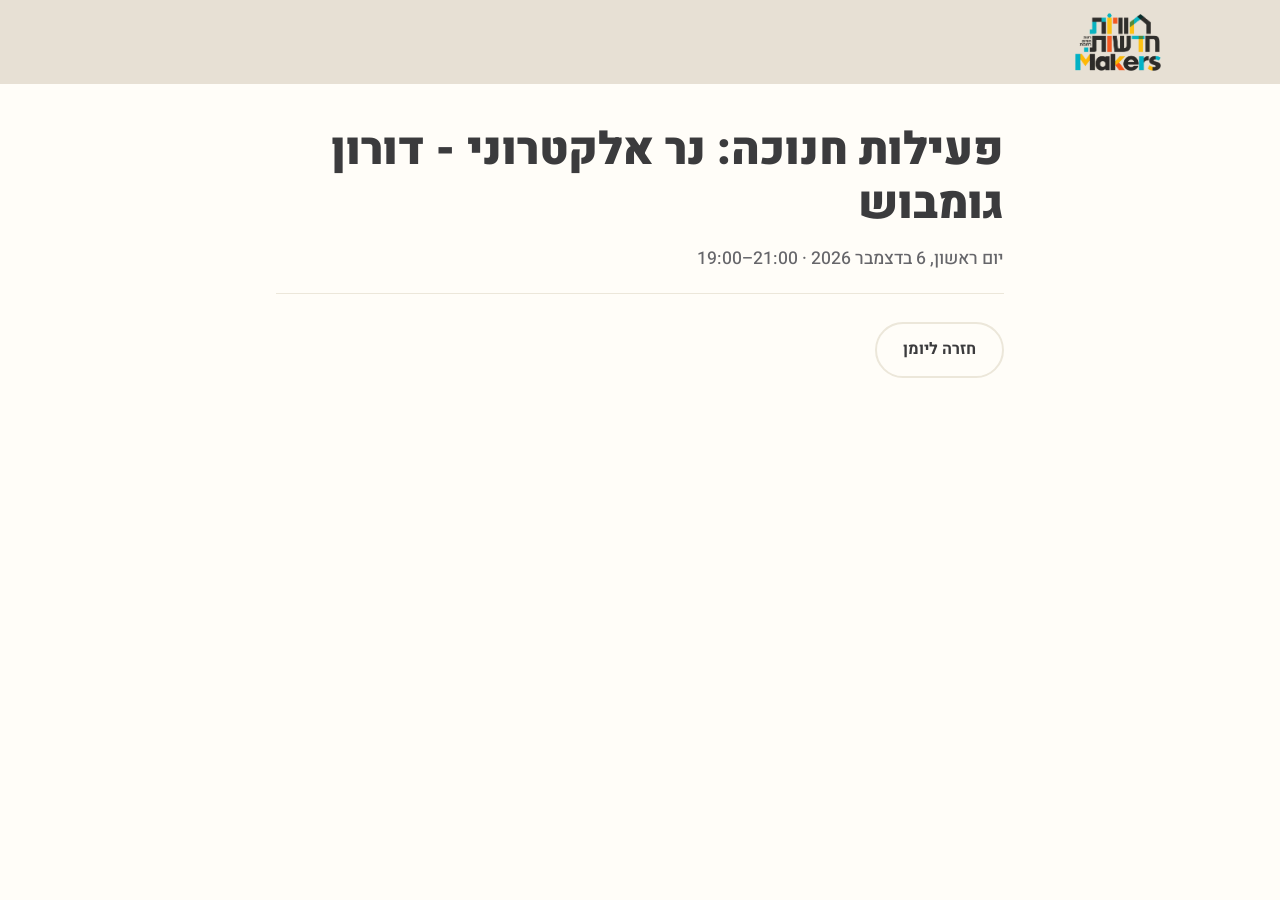
<file: workshops/e-2026-12-06-cdc927.html>
<!doctype html>
<html lang="he" dir="rtl">
<head>
  <meta charset="utf-8">
  <meta name="viewport" content="width=device-width, initial-scale=1">
  <title>פעילות חנוכה: נר אלקטרוני - דורון גומבוש | Make Rehovot</title>
  <link rel="icon" href="../assets/logo-havayot.png">
  <link href="https://fonts.googleapis.com/css2?family=Heebo:wght@400;500;700;900&display=swap" rel="stylesheet">
  <style>
    :root { --ink: #3b3b3d; --ink-soft: #66666a; --bg: #fffdf8; --line: #ece7da; --yellow: #fbb913; --orange: #ee5a24; }
    @media (prefers-color-scheme: dark) {
      :root:not([data-theme="light"]) { --ink: #f3f1ea; --ink-soft: #b9b6ad; --bg: #1d1d1f; --line: #38383b; }
    }
    * { box-sizing: border-box; margin: 0; }
    body { font-family: "Heebo", system-ui, sans-serif; background: var(--bg); color: var(--ink); line-height: 1.7; min-height: 100vh; display: flex; flex-direction: column; }
    header { background: #e7e0d4; color: #3b3b3d; }
    .wrap { max-width: 760px; margin-inline: auto; padding-inline: 16px; }
    .nav { display: flex; align-items: center; padding-block: 10px; max-width: 1080px; }
    .brand img { height: 64px; width: auto; display: block; }
    main { flex: 1; padding-block: 40px; }
    h1 { font-size: clamp(1.8rem, 5vw, 2.8rem); font-weight: 900; line-height: 1.2; margin-bottom: 12px; }
    .when { color: var(--ink-soft); font-size: 1.1rem; font-weight: 500; margin-bottom: 24px; padding-bottom: 20px; border-bottom: 1px solid var(--line); }
    .desc p { font-size: 1.1rem; margin-bottom: 14px; }
    .desc a { color: var(--orange); overflow-wrap: anywhere; }
    .actions { display: flex; flex-wrap: wrap; gap: 12px; margin-top: 28px; }
    .btn { display: inline-block; padding: 12px 26px; border-radius: 999px; background: var(--orange); color: #fff; font-weight: 700; text-decoration: none; }
    .btn.ghost { background: none; color: var(--ink); border: 2px solid var(--line); }
  </style>
</head>
<body>
  <header>
    <div class="wrap nav">
      <a class="brand" href="../index.html">
        <img src="../assets/logo-makers.png" alt="חוויות Makers – רשת חוויות רחובות">
      </a>
    </div>
  </header>
  <main>
    <div class="wrap">
      <h1>פעילות חנוכה: נר אלקטרוני - דורון גומבוש</h1>
      <div class="when">יום ראשון, 6 בדצמבר 2026 · <bdi dir="ltr">19:00–21:00</bdi></div>
      <div class="desc">

      </div>
      <div class="actions">
        <a class="btn ghost" href="../index.html#calendar">חזרה ליומן</a>
      </div>
    </div>
  </main>
</body>
</html>
</file>
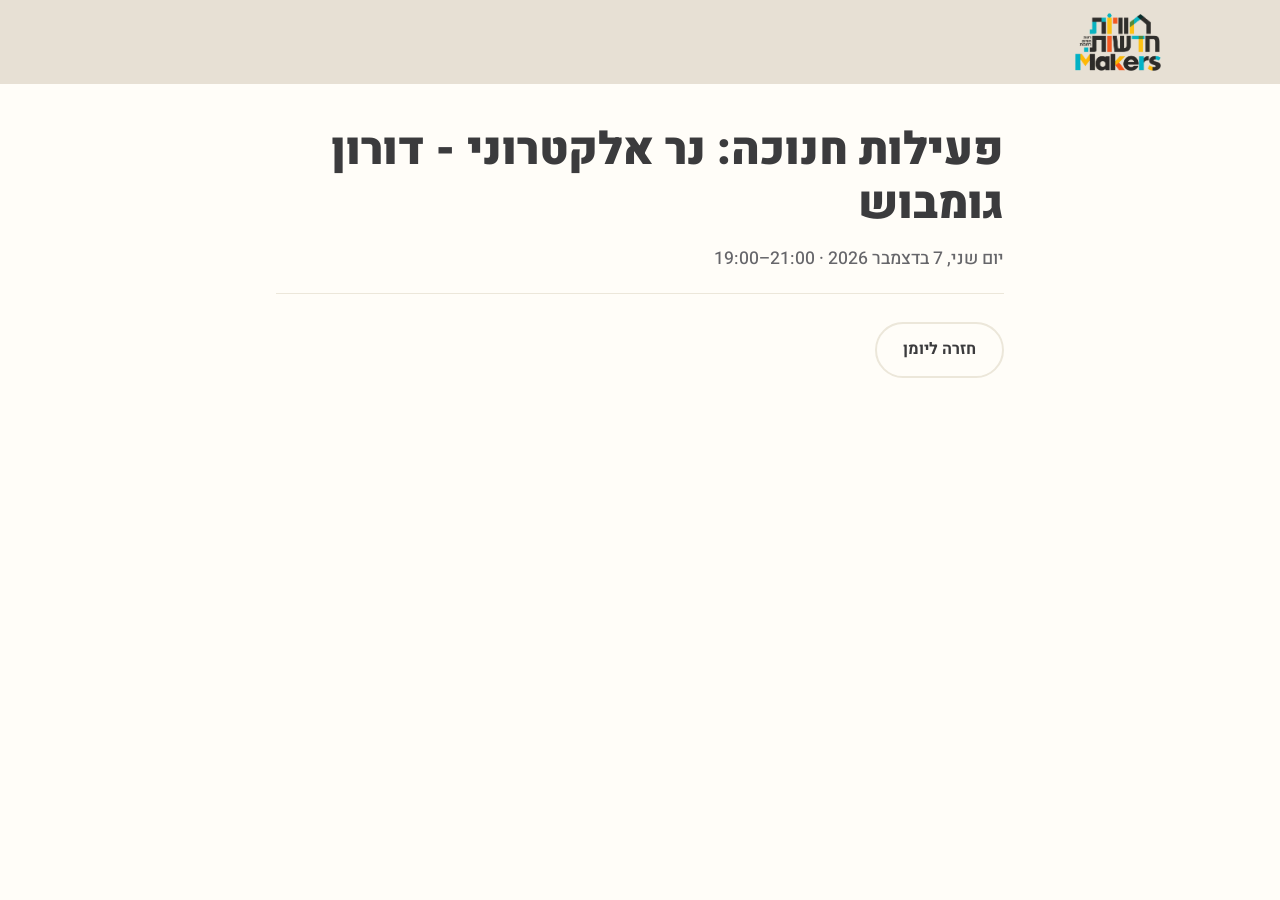
<file: workshops/e-2026-12-07-cdc927.html>
<!doctype html>
<html lang="he" dir="rtl">
<head>
  <meta charset="utf-8">
  <meta name="viewport" content="width=device-width, initial-scale=1">
  <title>פעילות חנוכה: נר אלקטרוני - דורון גומבוש | Make Rehovot</title>
  <link rel="icon" href="../assets/logo-havayot.png">
  <link href="https://fonts.googleapis.com/css2?family=Heebo:wght@400;500;700;900&display=swap" rel="stylesheet">
  <style>
    :root { --ink: #3b3b3d; --ink-soft: #66666a; --bg: #fffdf8; --line: #ece7da; --yellow: #fbb913; --orange: #ee5a24; }
    @media (prefers-color-scheme: dark) {
      :root:not([data-theme="light"]) { --ink: #f3f1ea; --ink-soft: #b9b6ad; --bg: #1d1d1f; --line: #38383b; }
    }
    * { box-sizing: border-box; margin: 0; }
    body { font-family: "Heebo", system-ui, sans-serif; background: var(--bg); color: var(--ink); line-height: 1.7; min-height: 100vh; display: flex; flex-direction: column; }
    header { background: #e7e0d4; color: #3b3b3d; }
    .wrap { max-width: 760px; margin-inline: auto; padding-inline: 16px; }
    .nav { display: flex; align-items: center; padding-block: 10px; max-width: 1080px; }
    .brand img { height: 64px; width: auto; display: block; }
    main { flex: 1; padding-block: 40px; }
    h1 { font-size: clamp(1.8rem, 5vw, 2.8rem); font-weight: 900; line-height: 1.2; margin-bottom: 12px; }
    .when { color: var(--ink-soft); font-size: 1.1rem; font-weight: 500; margin-bottom: 24px; padding-bottom: 20px; border-bottom: 1px solid var(--line); }
    .desc p { font-size: 1.1rem; margin-bottom: 14px; }
    .desc a { color: var(--orange); overflow-wrap: anywhere; }
    .actions { display: flex; flex-wrap: wrap; gap: 12px; margin-top: 28px; }
    .btn { display: inline-block; padding: 12px 26px; border-radius: 999px; background: var(--orange); color: #fff; font-weight: 700; text-decoration: none; }
    .btn.ghost { background: none; color: var(--ink); border: 2px solid var(--line); }
  </style>
</head>
<body>
  <header>
    <div class="wrap nav">
      <a class="brand" href="../index.html">
        <img src="../assets/logo-makers.png" alt="חוויות Makers – רשת חוויות רחובות">
      </a>
    </div>
  </header>
  <main>
    <div class="wrap">
      <h1>פעילות חנוכה: נר אלקטרוני - דורון גומבוש</h1>
      <div class="when">יום שני, 7 בדצמבר 2026 · <bdi dir="ltr">19:00–21:00</bdi></div>
      <div class="desc">

      </div>
      <div class="actions">
        <a class="btn ghost" href="../index.html#calendar">חזרה ליומן</a>
      </div>
    </div>
  </main>
</body>
</html>
</file>
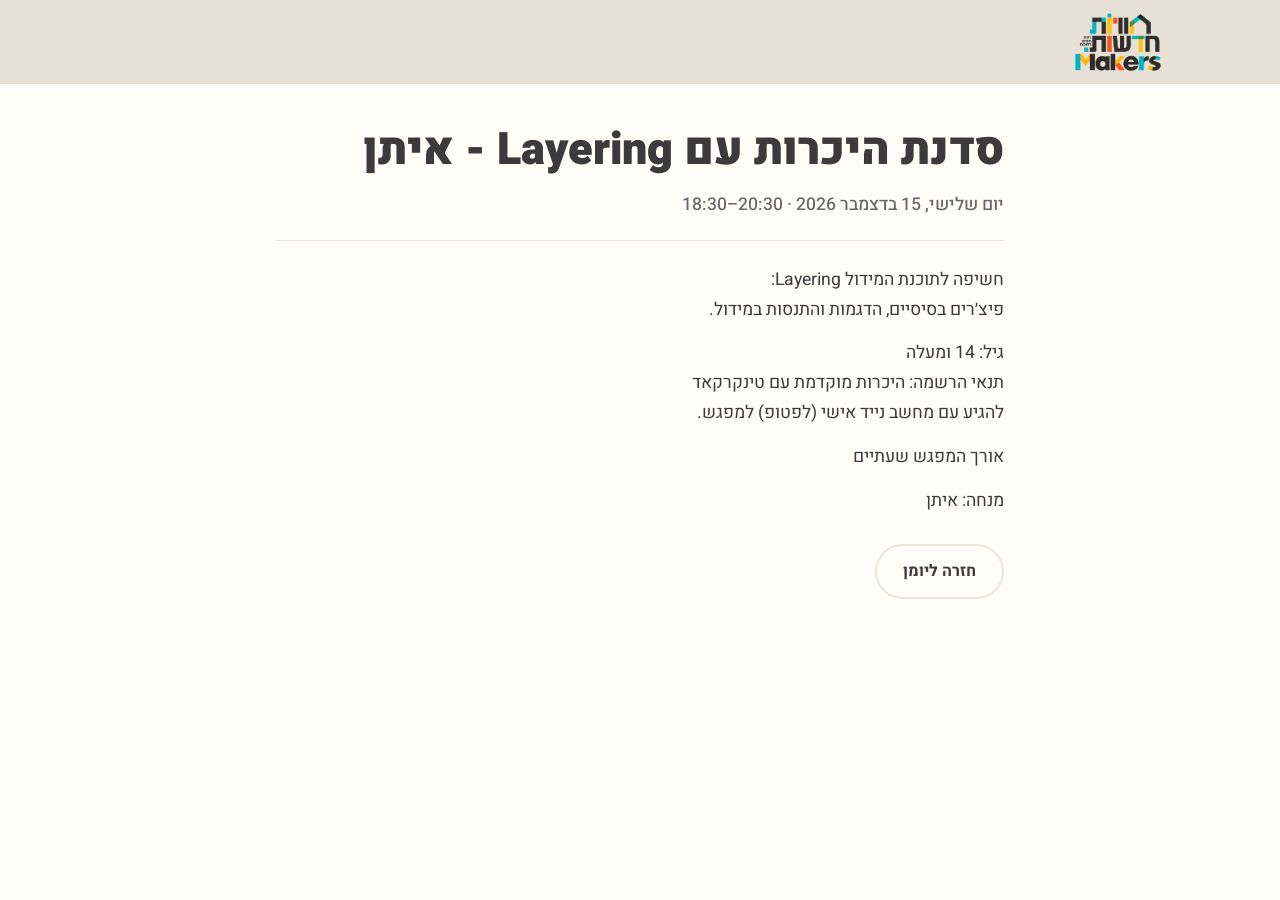
<file: workshops/e-2026-12-15-b68b37.html>
<!doctype html>
<html lang="he" dir="rtl">
<head>
  <meta charset="utf-8">
  <meta name="viewport" content="width=device-width, initial-scale=1">
  <title>סדנת היכרות עם Layering - איתן | Make Rehovot</title>
  <link rel="icon" href="../assets/logo-havayot.png">
  <link href="https://fonts.googleapis.com/css2?family=Heebo:wght@400;500;700;900&display=swap" rel="stylesheet">
  <style>
    :root { --ink: #3b3b3d; --ink-soft: #66666a; --bg: #fffdf8; --line: #ece7da; --yellow: #fbb913; --orange: #ee5a24; }
    @media (prefers-color-scheme: dark) {
      :root:not([data-theme="light"]) { --ink: #f3f1ea; --ink-soft: #b9b6ad; --bg: #1d1d1f; --line: #38383b; }
    }
    * { box-sizing: border-box; margin: 0; }
    body { font-family: "Heebo", system-ui, sans-serif; background: var(--bg); color: var(--ink); line-height: 1.7; min-height: 100vh; display: flex; flex-direction: column; }
    header { background: #e7e0d4; color: #3b3b3d; }
    .wrap { max-width: 760px; margin-inline: auto; padding-inline: 16px; }
    .nav { display: flex; align-items: center; padding-block: 10px; max-width: 1080px; }
    .brand img { height: 64px; width: auto; display: block; }
    main { flex: 1; padding-block: 40px; }
    h1 { font-size: clamp(1.8rem, 5vw, 2.8rem); font-weight: 900; line-height: 1.2; margin-bottom: 12px; }
    .when { color: var(--ink-soft); font-size: 1.1rem; font-weight: 500; margin-bottom: 24px; padding-bottom: 20px; border-bottom: 1px solid var(--line); }
    .desc p { font-size: 1.1rem; margin-bottom: 14px; }
    .desc a { color: var(--orange); overflow-wrap: anywhere; }
    .actions { display: flex; flex-wrap: wrap; gap: 12px; margin-top: 28px; }
    .btn { display: inline-block; padding: 12px 26px; border-radius: 999px; background: var(--orange); color: #fff; font-weight: 700; text-decoration: none; }
    .btn.ghost { background: none; color: var(--ink); border: 2px solid var(--line); }
  </style>
</head>
<body>
  <header>
    <div class="wrap nav">
      <a class="brand" href="../index.html">
        <img src="../assets/logo-makers.png" alt="חוויות Makers – רשת חוויות רחובות">
      </a>
    </div>
  </header>
  <main>
    <div class="wrap">
      <h1>סדנת היכרות עם Layering - איתן</h1>
      <div class="when">יום שלישי, 15 בדצמבר 2026 · <bdi dir="ltr">18:30–20:30</bdi></div>
      <div class="desc">
        <p>חשיפה לתוכנת המידול Layering:<br>
        פיצ׳רים בסיסיים, הדגמות והתנסות במידול.</p>
        <p>גיל: 14 ומעלה<br>
        תנאי הרשמה: היכרות מוקדמת עם טינקרקאד<br>
        להגיע עם מחשב נייד אישי (לפטופ) למפגש.</p>
        <p>אורך המפגש שעתיים</p>
        <p>מנחה: איתן</p>
      </div>
      <div class="actions">
        <a class="btn ghost" href="../index.html#calendar">חזרה ליומן</a>
      </div>
    </div>
  </main>
</body>
</html>
</file>
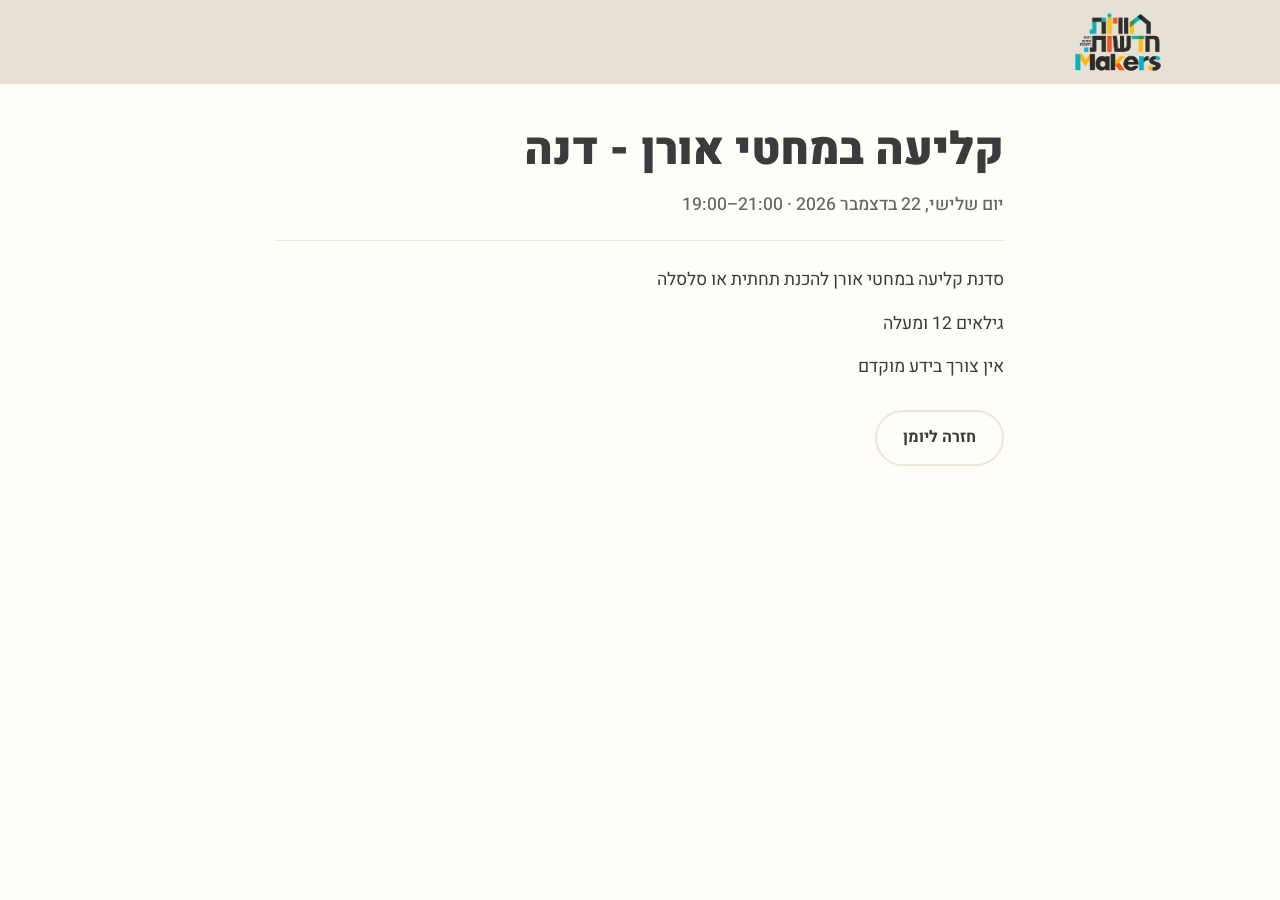
<file: workshops/e-2026-12-22-88f656.html>
<!doctype html>
<html lang="he" dir="rtl">
<head>
  <meta charset="utf-8">
  <meta name="viewport" content="width=device-width, initial-scale=1">
  <title>קליעה במחטי אורן - דנה | Make Rehovot</title>
  <link rel="icon" href="../assets/logo-havayot.png">
  <link href="https://fonts.googleapis.com/css2?family=Heebo:wght@400;500;700;900&display=swap" rel="stylesheet">
  <style>
    :root { --ink: #3b3b3d; --ink-soft: #66666a; --bg: #fffdf8; --line: #ece7da; --yellow: #fbb913; --orange: #ee5a24; }
    @media (prefers-color-scheme: dark) {
      :root:not([data-theme="light"]) { --ink: #f3f1ea; --ink-soft: #b9b6ad; --bg: #1d1d1f; --line: #38383b; }
    }
    * { box-sizing: border-box; margin: 0; }
    body { font-family: "Heebo", system-ui, sans-serif; background: var(--bg); color: var(--ink); line-height: 1.7; min-height: 100vh; display: flex; flex-direction: column; }
    header { background: #e7e0d4; color: #3b3b3d; }
    .wrap { max-width: 760px; margin-inline: auto; padding-inline: 16px; }
    .nav { display: flex; align-items: center; padding-block: 10px; max-width: 1080px; }
    .brand img { height: 64px; width: auto; display: block; }
    main { flex: 1; padding-block: 40px; }
    h1 { font-size: clamp(1.8rem, 5vw, 2.8rem); font-weight: 900; line-height: 1.2; margin-bottom: 12px; }
    .when { color: var(--ink-soft); font-size: 1.1rem; font-weight: 500; margin-bottom: 24px; padding-bottom: 20px; border-bottom: 1px solid var(--line); }
    .desc p { font-size: 1.1rem; margin-bottom: 14px; }
    .desc a { color: var(--orange); overflow-wrap: anywhere; }
    .actions { display: flex; flex-wrap: wrap; gap: 12px; margin-top: 28px; }
    .btn { display: inline-block; padding: 12px 26px; border-radius: 999px; background: var(--orange); color: #fff; font-weight: 700; text-decoration: none; }
    .btn.ghost { background: none; color: var(--ink); border: 2px solid var(--line); }
  </style>
</head>
<body>
  <header>
    <div class="wrap nav">
      <a class="brand" href="../index.html">
        <img src="../assets/logo-makers.png" alt="חוויות Makers – רשת חוויות רחובות">
      </a>
    </div>
  </header>
  <main>
    <div class="wrap">
      <h1>קליעה במחטי אורן - דנה</h1>
      <div class="when">יום שלישי, 22 בדצמבר 2026 · <bdi dir="ltr">19:00–21:00</bdi></div>
      <div class="desc">
        <p>סדנת קליעה במחטי אורן להכנת תחתית או סלסלה</p>
        <p>גילאים 12 ומעלה</p>
        <p>אין צורך בידע מוקדם</p>
      </div>
      <div class="actions">
        <a class="btn ghost" href="../index.html#calendar">חזרה ליומן</a>
      </div>
    </div>
  </main>
</body>
</html>
</file>
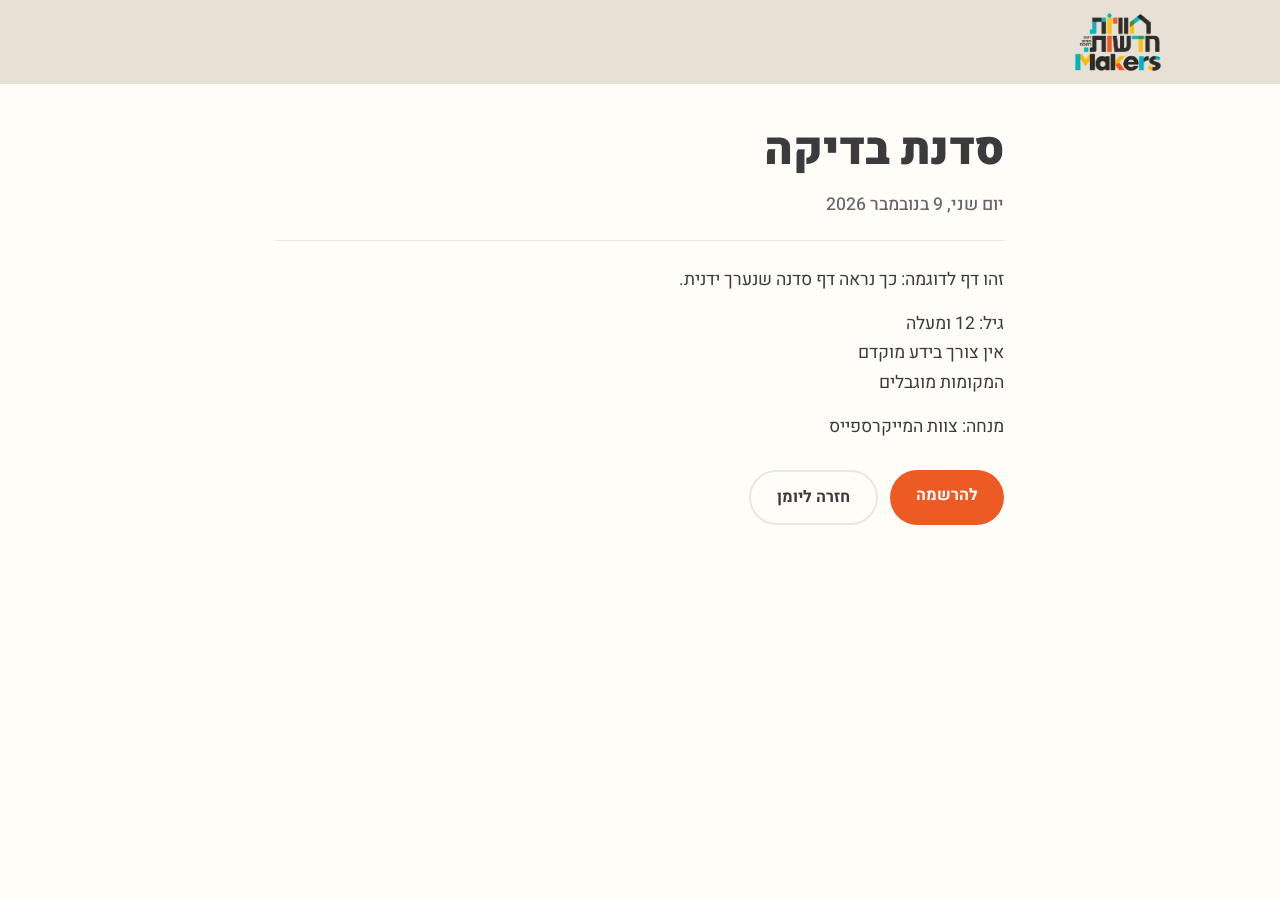
<file: workshops/test.html>
<!doctype html>
<html lang="he" dir="rtl">
<head>
  <meta charset="utf-8">
  <meta name="viewport" content="width=device-width, initial-scale=1">
  <title>סדנת בדיקה | Make Rehovot</title>
  <link rel="icon" href="../assets/logo-havayot.png">
  <link href="https://fonts.googleapis.com/css2?family=Heebo:wght@400;500;700;900&display=swap" rel="stylesheet">
  <style>
    :root { --ink: #3b3b3d; --ink-soft: #66666a; --bg: #fffdf8; --line: #ece7da; --yellow: #fbb913; --orange: #ee5a24; }
    @media (prefers-color-scheme: dark) {
      :root:not([data-theme="light"]) { --ink: #f3f1ea; --ink-soft: #b9b6ad; --bg: #1d1d1f; --line: #38383b; }
    }
    * { box-sizing: border-box; margin: 0; }
    body { font-family: "Heebo", system-ui, sans-serif; background: var(--bg); color: var(--ink); line-height: 1.7; min-height: 100vh; display: flex; flex-direction: column; }
    header { background: #e7e0d4; color: #3b3b3d; }
    .wrap { max-width: 760px; margin-inline: auto; padding-inline: 16px; }
    .nav { display: flex; align-items: center; padding-block: 10px; max-width: 1080px; }
    .brand img { height: 64px; width: auto; display: block; }
    main { flex: 1; padding-block: 40px; }
    h1 { font-size: clamp(1.8rem, 5vw, 2.8rem); font-weight: 900; line-height: 1.2; margin-bottom: 12px; }
    .when { color: var(--ink-soft); font-size: 1.1rem; font-weight: 500; margin-bottom: 24px; padding-bottom: 20px; border-bottom: 1px solid var(--line); }
    .desc p { font-size: 1.1rem; margin-bottom: 14px; }
    .desc a { color: var(--orange); overflow-wrap: anywhere; }
    .actions { display: flex; flex-wrap: wrap; gap: 12px; margin-top: 28px; }
    .btn { display: inline-block; padding: 12px 26px; border-radius: 999px; background: var(--orange); color: #fff; font-weight: 700; text-decoration: none; }
    .btn.ghost { background: none; color: var(--ink); border: 2px solid var(--line); }
  </style>
</head>
<!-- manual -->
<body>
  <header>
    <div class="wrap nav">
      <a class="brand" href="../index.html">
        <img src="../assets/logo-makers.png" alt="חוויות Makers – רשת חוויות רחובות">
      </a>
    </div>
  </header>
  <main>
    <div class="wrap">
      <h1>סדנת בדיקה</h1>
      <div class="when">יום שני, 9 בנובמבר 2026</div>
      <div class="desc">
        <p>זהו דף לדוגמה: כך נראה דף סדנה שנערך ידנית.</p>
        <p>גיל: 12 ומעלה<br>
        אין צורך בידע מוקדם<br>
        המקומות מוגבלים</p>
        <p>מנחה: צוות המייקרספייס</p>
      </div>
      <div class="actions">
        <a class="btn" href="https://example.com/signup" target="_blank" rel="noopener">להרשמה</a>
        <a class="btn ghost" href="../index.html#calendar">חזרה ליומן</a>
      </div>
    </div>
  </main>
</body>
</html>
</file>
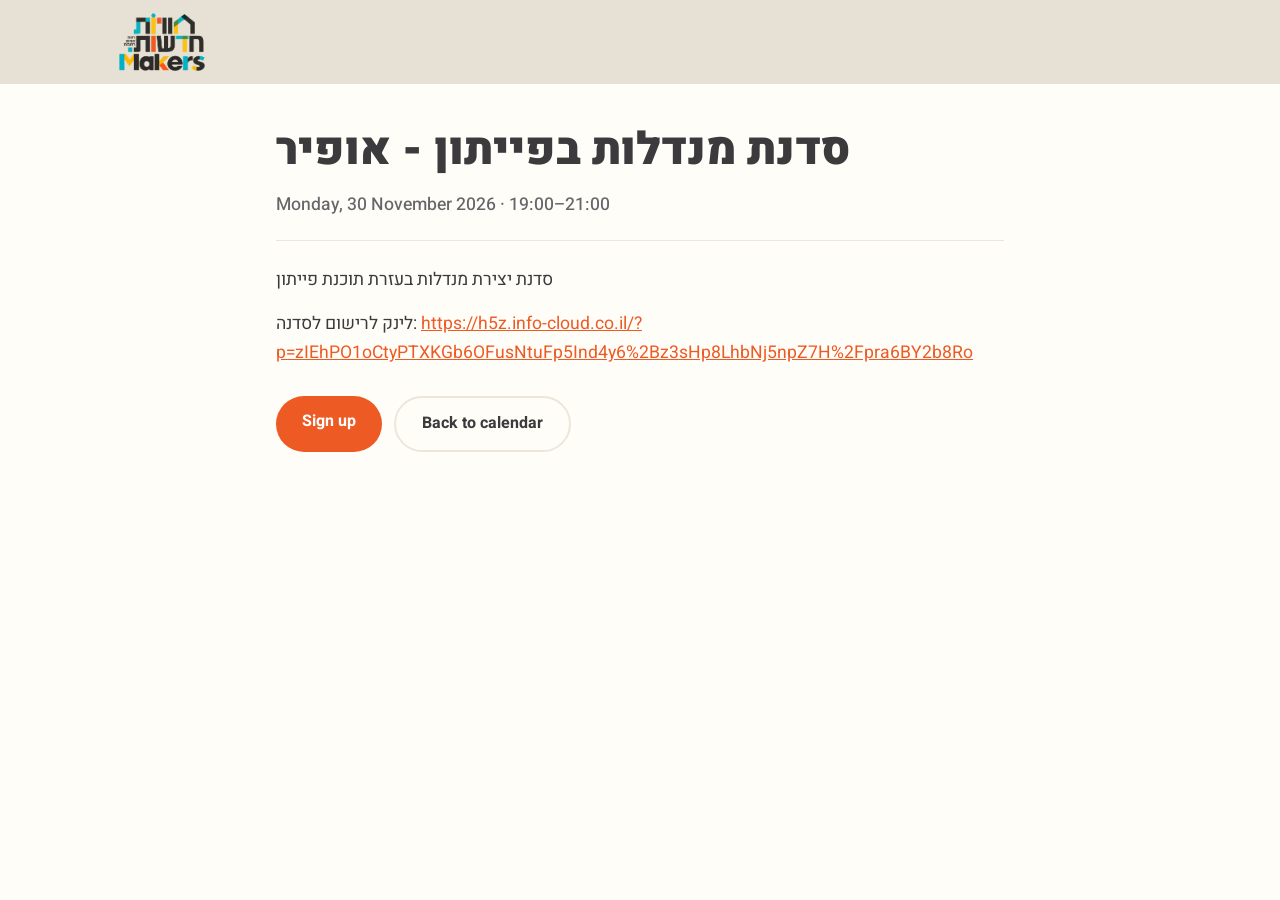
<file: en/workshops/e-2026-11-30-f21b2c.html>
<!doctype html>
<html lang="en" dir="ltr">
<head>
  <meta charset="utf-8">
  <meta name="viewport" content="width=device-width, initial-scale=1">
  <title>סדנת מנדלות בפייתון - אופיר | Make Rehovot</title>
  <link rel="icon" href="../../assets/logo-havayot.png">
  <link href="https://fonts.googleapis.com/css2?family=Heebo:wght@400;500;700;900&display=swap" rel="stylesheet">
  <style>
    :root { --ink: #3b3b3d; --ink-soft: #66666a; --bg: #fffdf8; --line: #ece7da; --yellow: #fbb913; --orange: #ee5a24; }
    @media (prefers-color-scheme: dark) {
      :root:not([data-theme="light"]) { --ink: #f3f1ea; --ink-soft: #b9b6ad; --bg: #1d1d1f; --line: #38383b; }
    }
    * { box-sizing: border-box; margin: 0; }
    body { font-family: "Heebo", system-ui, sans-serif; background: var(--bg); color: var(--ink); line-height: 1.7; min-height: 100vh; display: flex; flex-direction: column; }
    header { background: #e7e0d4; color: #3b3b3d; }
    .wrap { max-width: 760px; margin-inline: auto; padding-inline: 16px; }
    .nav { display: flex; align-items: center; padding-block: 10px; max-width: 1080px; }
    .brand img { height: 64px; width: auto; display: block; }
    main { flex: 1; padding-block: 40px; }
    h1 { font-size: clamp(1.8rem, 5vw, 2.8rem); font-weight: 900; line-height: 1.2; margin-bottom: 12px; }
    .when { color: var(--ink-soft); font-size: 1.1rem; font-weight: 500; margin-bottom: 24px; padding-bottom: 20px; border-bottom: 1px solid var(--line); }
    .desc p { font-size: 1.1rem; margin-bottom: 14px; }
    .desc a { color: var(--orange); overflow-wrap: anywhere; }
    .actions { display: flex; flex-wrap: wrap; gap: 12px; margin-top: 28px; }
    .btn { display: inline-block; padding: 12px 26px; border-radius: 999px; background: var(--orange); color: #fff; font-weight: 700; text-decoration: none; }
    .btn.ghost { background: none; color: var(--ink); border: 2px solid var(--line); }
  </style>
</head>
<body>
  <header>
    <div class="wrap nav">
      <a class="brand" href="../index.html">
        <img src="../../assets/logo-makers.png" alt="Havayot Makers – Havayot Rehovot network">
      </a>
    </div>
  </header>
  <main>
    <div class="wrap">
      <h1>סדנת מנדלות בפייתון - אופיר</h1>
      <div class="when">Monday, 30 November 2026 · <bdi dir="ltr">19:00–21:00</bdi></div>
      <div class="desc">
        <p>סדנת יצירת מנדלות בעזרת תוכנת פייתון</p>
        <p>לינק לרישום לסדנה: <a href="https://h5z.info-cloud.co.il/?p=zIEhPO1oCtyPTXKGb6OFusNtuFp5Ind4y6%2Bz3sHp8LhbNj5npZ7H%2Fpra6BY2b8Ro" target="_blank" rel="noopener">https://h5z.info-cloud.co.il/?p=zIEhPO1oCtyPTXKGb6OFusNtuFp5Ind4y6%2Bz3sHp8LhbNj5npZ7H%2Fpra6BY2b8Ro</a></p>
      </div>
      <div class="actions">
        <a class="btn" href="https://h5z.info-cloud.co.il/?p=zIEhPO1oCtyPTXKGb6OFusNtuFp5Ind4y6%2Bz3sHp8LhbNj5npZ7H%2Fpra6BY2b8Ro" target="_blank" rel="noopener">Sign up</a>
        <a class="btn ghost" href="../index.html#calendar">Back to calendar</a>
      </div>
    </div>
  </main>
</body>
</html>
</file>
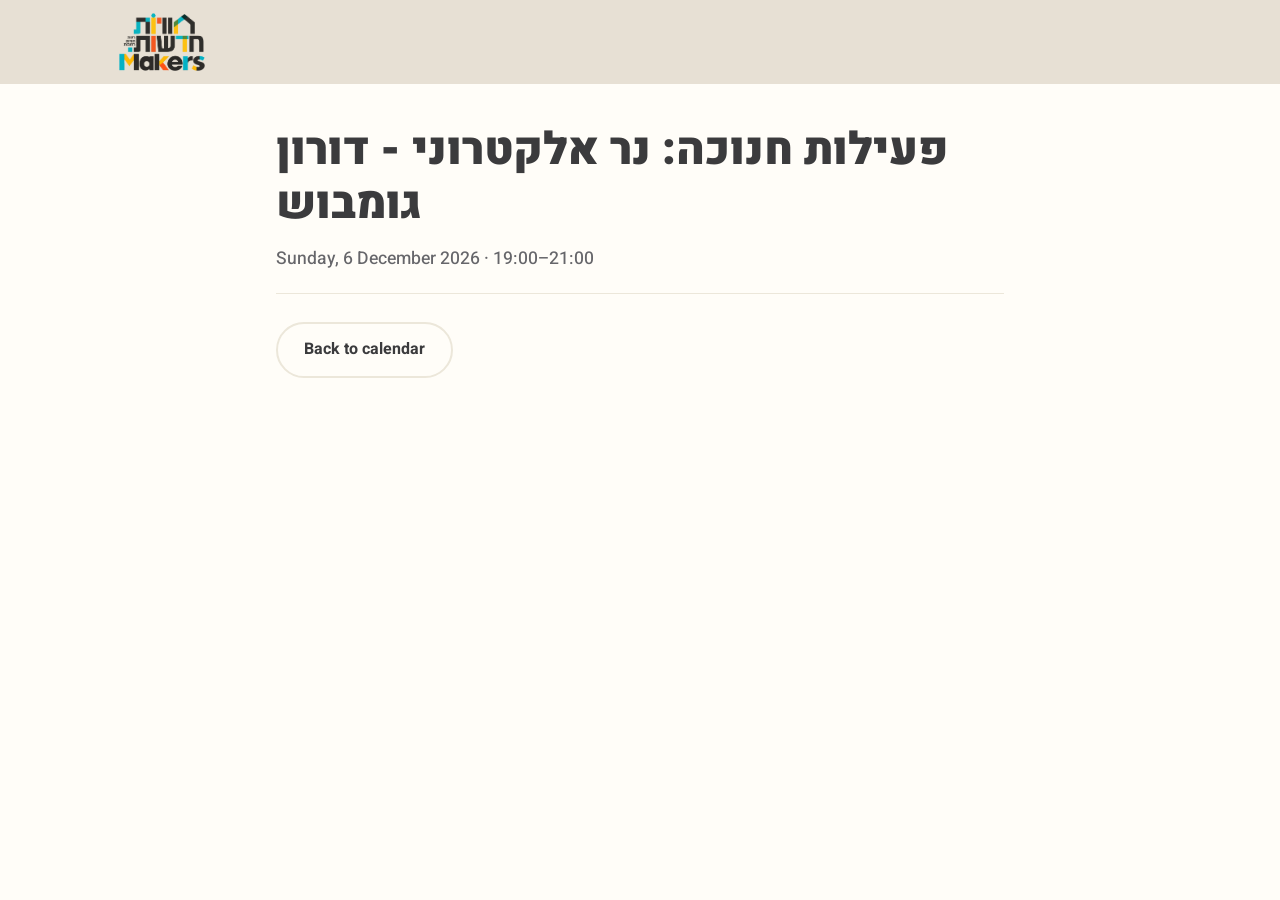
<file: en/workshops/e-2026-12-06-cdc927.html>
<!doctype html>
<html lang="en" dir="ltr">
<head>
  <meta charset="utf-8">
  <meta name="viewport" content="width=device-width, initial-scale=1">
  <title>פעילות חנוכה: נר אלקטרוני - דורון גומבוש | Make Rehovot</title>
  <link rel="icon" href="../../assets/logo-havayot.png">
  <link href="https://fonts.googleapis.com/css2?family=Heebo:wght@400;500;700;900&display=swap" rel="stylesheet">
  <style>
    :root { --ink: #3b3b3d; --ink-soft: #66666a; --bg: #fffdf8; --line: #ece7da; --yellow: #fbb913; --orange: #ee5a24; }
    @media (prefers-color-scheme: dark) {
      :root:not([data-theme="light"]) { --ink: #f3f1ea; --ink-soft: #b9b6ad; --bg: #1d1d1f; --line: #38383b; }
    }
    * { box-sizing: border-box; margin: 0; }
    body { font-family: "Heebo", system-ui, sans-serif; background: var(--bg); color: var(--ink); line-height: 1.7; min-height: 100vh; display: flex; flex-direction: column; }
    header { background: #e7e0d4; color: #3b3b3d; }
    .wrap { max-width: 760px; margin-inline: auto; padding-inline: 16px; }
    .nav { display: flex; align-items: center; padding-block: 10px; max-width: 1080px; }
    .brand img { height: 64px; width: auto; display: block; }
    main { flex: 1; padding-block: 40px; }
    h1 { font-size: clamp(1.8rem, 5vw, 2.8rem); font-weight: 900; line-height: 1.2; margin-bottom: 12px; }
    .when { color: var(--ink-soft); font-size: 1.1rem; font-weight: 500; margin-bottom: 24px; padding-bottom: 20px; border-bottom: 1px solid var(--line); }
    .desc p { font-size: 1.1rem; margin-bottom: 14px; }
    .desc a { color: var(--orange); overflow-wrap: anywhere; }
    .actions { display: flex; flex-wrap: wrap; gap: 12px; margin-top: 28px; }
    .btn { display: inline-block; padding: 12px 26px; border-radius: 999px; background: var(--orange); color: #fff; font-weight: 700; text-decoration: none; }
    .btn.ghost { background: none; color: var(--ink); border: 2px solid var(--line); }
  </style>
</head>
<body>
  <header>
    <div class="wrap nav">
      <a class="brand" href="../index.html">
        <img src="../../assets/logo-makers.png" alt="Havayot Makers – Havayot Rehovot network">
      </a>
    </div>
  </header>
  <main>
    <div class="wrap">
      <h1>פעילות חנוכה: נר אלקטרוני - דורון גומבוש</h1>
      <div class="when">Sunday, 6 December 2026 · <bdi dir="ltr">19:00–21:00</bdi></div>
      <div class="desc">

      </div>
      <div class="actions">
        <a class="btn ghost" href="../index.html#calendar">Back to calendar</a>
      </div>
    </div>
  </main>
</body>
</html>
</file>
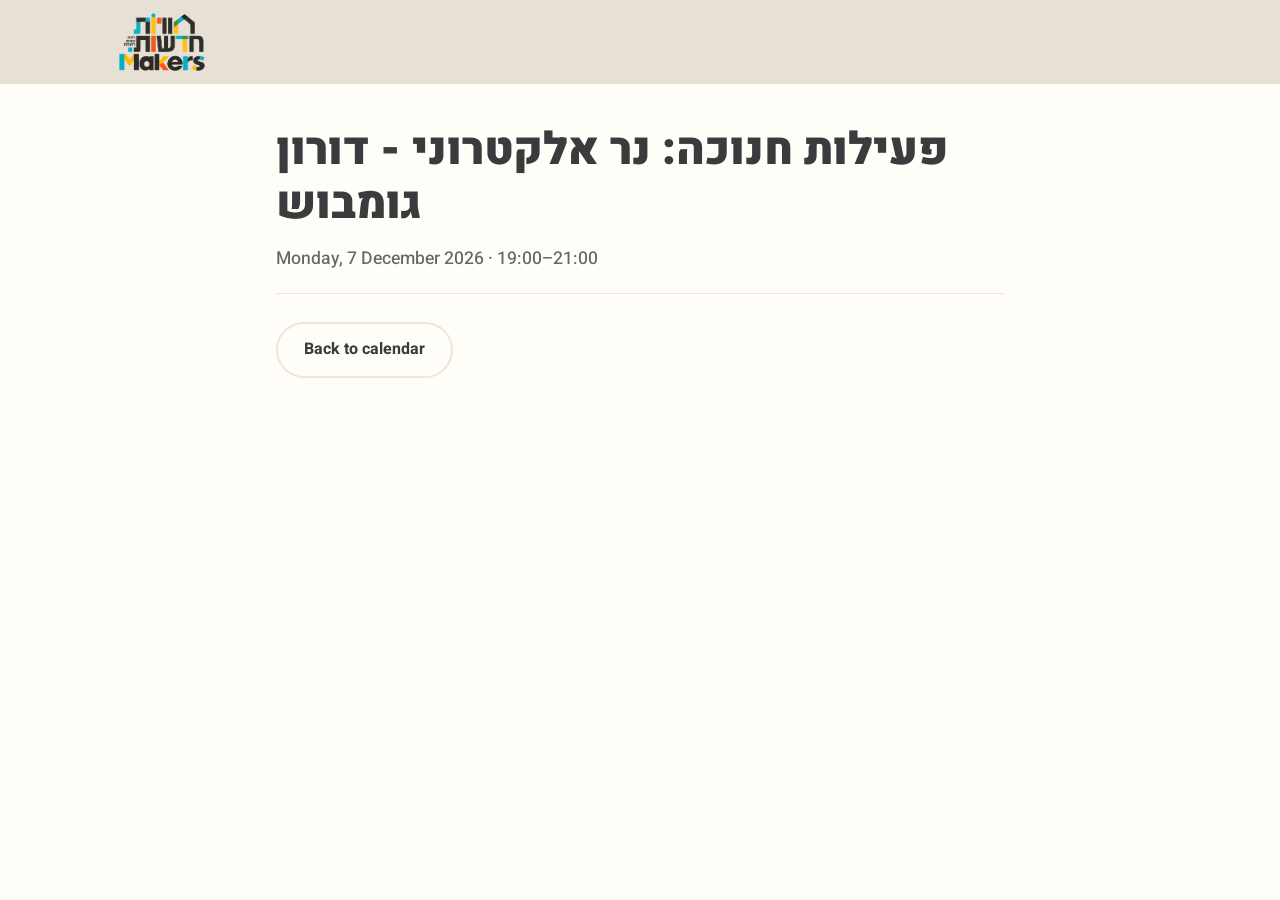
<file: en/workshops/e-2026-12-07-cdc927.html>
<!doctype html>
<html lang="en" dir="ltr">
<head>
  <meta charset="utf-8">
  <meta name="viewport" content="width=device-width, initial-scale=1">
  <title>פעילות חנוכה: נר אלקטרוני - דורון גומבוש | Make Rehovot</title>
  <link rel="icon" href="../../assets/logo-havayot.png">
  <link href="https://fonts.googleapis.com/css2?family=Heebo:wght@400;500;700;900&display=swap" rel="stylesheet">
  <style>
    :root { --ink: #3b3b3d; --ink-soft: #66666a; --bg: #fffdf8; --line: #ece7da; --yellow: #fbb913; --orange: #ee5a24; }
    @media (prefers-color-scheme: dark) {
      :root:not([data-theme="light"]) { --ink: #f3f1ea; --ink-soft: #b9b6ad; --bg: #1d1d1f; --line: #38383b; }
    }
    * { box-sizing: border-box; margin: 0; }
    body { font-family: "Heebo", system-ui, sans-serif; background: var(--bg); color: var(--ink); line-height: 1.7; min-height: 100vh; display: flex; flex-direction: column; }
    header { background: #e7e0d4; color: #3b3b3d; }
    .wrap { max-width: 760px; margin-inline: auto; padding-inline: 16px; }
    .nav { display: flex; align-items: center; padding-block: 10px; max-width: 1080px; }
    .brand img { height: 64px; width: auto; display: block; }
    main { flex: 1; padding-block: 40px; }
    h1 { font-size: clamp(1.8rem, 5vw, 2.8rem); font-weight: 900; line-height: 1.2; margin-bottom: 12px; }
    .when { color: var(--ink-soft); font-size: 1.1rem; font-weight: 500; margin-bottom: 24px; padding-bottom: 20px; border-bottom: 1px solid var(--line); }
    .desc p { font-size: 1.1rem; margin-bottom: 14px; }
    .desc a { color: var(--orange); overflow-wrap: anywhere; }
    .actions { display: flex; flex-wrap: wrap; gap: 12px; margin-top: 28px; }
    .btn { display: inline-block; padding: 12px 26px; border-radius: 999px; background: var(--orange); color: #fff; font-weight: 700; text-decoration: none; }
    .btn.ghost { background: none; color: var(--ink); border: 2px solid var(--line); }
  </style>
</head>
<body>
  <header>
    <div class="wrap nav">
      <a class="brand" href="../index.html">
        <img src="../../assets/logo-makers.png" alt="Havayot Makers – Havayot Rehovot network">
      </a>
    </div>
  </header>
  <main>
    <div class="wrap">
      <h1>פעילות חנוכה: נר אלקטרוני - דורון גומבוש</h1>
      <div class="when">Monday, 7 December 2026 · <bdi dir="ltr">19:00–21:00</bdi></div>
      <div class="desc">

      </div>
      <div class="actions">
        <a class="btn ghost" href="../index.html#calendar">Back to calendar</a>
      </div>
    </div>
  </main>
</body>
</html>
</file>
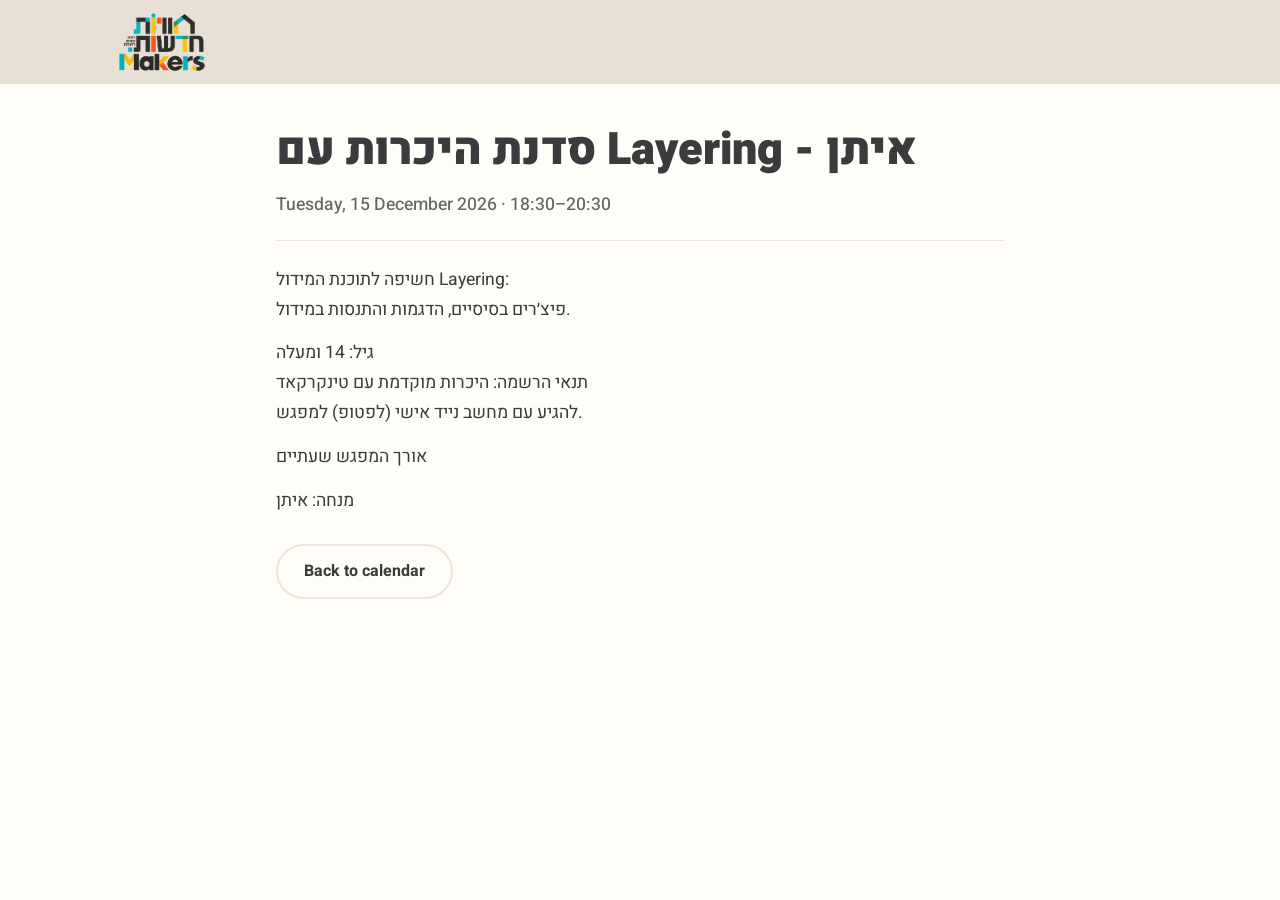
<file: en/workshops/e-2026-12-15-b68b37.html>
<!doctype html>
<html lang="en" dir="ltr">
<head>
  <meta charset="utf-8">
  <meta name="viewport" content="width=device-width, initial-scale=1">
  <title>סדנת היכרות עם Layering - איתן | Make Rehovot</title>
  <link rel="icon" href="../../assets/logo-havayot.png">
  <link href="https://fonts.googleapis.com/css2?family=Heebo:wght@400;500;700;900&display=swap" rel="stylesheet">
  <style>
    :root { --ink: #3b3b3d; --ink-soft: #66666a; --bg: #fffdf8; --line: #ece7da; --yellow: #fbb913; --orange: #ee5a24; }
    @media (prefers-color-scheme: dark) {
      :root:not([data-theme="light"]) { --ink: #f3f1ea; --ink-soft: #b9b6ad; --bg: #1d1d1f; --line: #38383b; }
    }
    * { box-sizing: border-box; margin: 0; }
    body { font-family: "Heebo", system-ui, sans-serif; background: var(--bg); color: var(--ink); line-height: 1.7; min-height: 100vh; display: flex; flex-direction: column; }
    header { background: #e7e0d4; color: #3b3b3d; }
    .wrap { max-width: 760px; margin-inline: auto; padding-inline: 16px; }
    .nav { display: flex; align-items: center; padding-block: 10px; max-width: 1080px; }
    .brand img { height: 64px; width: auto; display: block; }
    main { flex: 1; padding-block: 40px; }
    h1 { font-size: clamp(1.8rem, 5vw, 2.8rem); font-weight: 900; line-height: 1.2; margin-bottom: 12px; }
    .when { color: var(--ink-soft); font-size: 1.1rem; font-weight: 500; margin-bottom: 24px; padding-bottom: 20px; border-bottom: 1px solid var(--line); }
    .desc p { font-size: 1.1rem; margin-bottom: 14px; }
    .desc a { color: var(--orange); overflow-wrap: anywhere; }
    .actions { display: flex; flex-wrap: wrap; gap: 12px; margin-top: 28px; }
    .btn { display: inline-block; padding: 12px 26px; border-radius: 999px; background: var(--orange); color: #fff; font-weight: 700; text-decoration: none; }
    .btn.ghost { background: none; color: var(--ink); border: 2px solid var(--line); }
  </style>
</head>
<body>
  <header>
    <div class="wrap nav">
      <a class="brand" href="../index.html">
        <img src="../../assets/logo-makers.png" alt="Havayot Makers – Havayot Rehovot network">
      </a>
    </div>
  </header>
  <main>
    <div class="wrap">
      <h1>סדנת היכרות עם Layering - איתן</h1>
      <div class="when">Tuesday, 15 December 2026 · <bdi dir="ltr">18:30–20:30</bdi></div>
      <div class="desc">
        <p>חשיפה לתוכנת המידול Layering:<br>
        פיצ׳רים בסיסיים, הדגמות והתנסות במידול.</p>
        <p>גיל: 14 ומעלה<br>
        תנאי הרשמה: היכרות מוקדמת עם טינקרקאד<br>
        להגיע עם מחשב נייד אישי (לפטופ) למפגש.</p>
        <p>אורך המפגש שעתיים</p>
        <p>מנחה: איתן</p>
      </div>
      <div class="actions">
        <a class="btn ghost" href="../index.html#calendar">Back to calendar</a>
      </div>
    </div>
  </main>
</body>
</html>
</file>
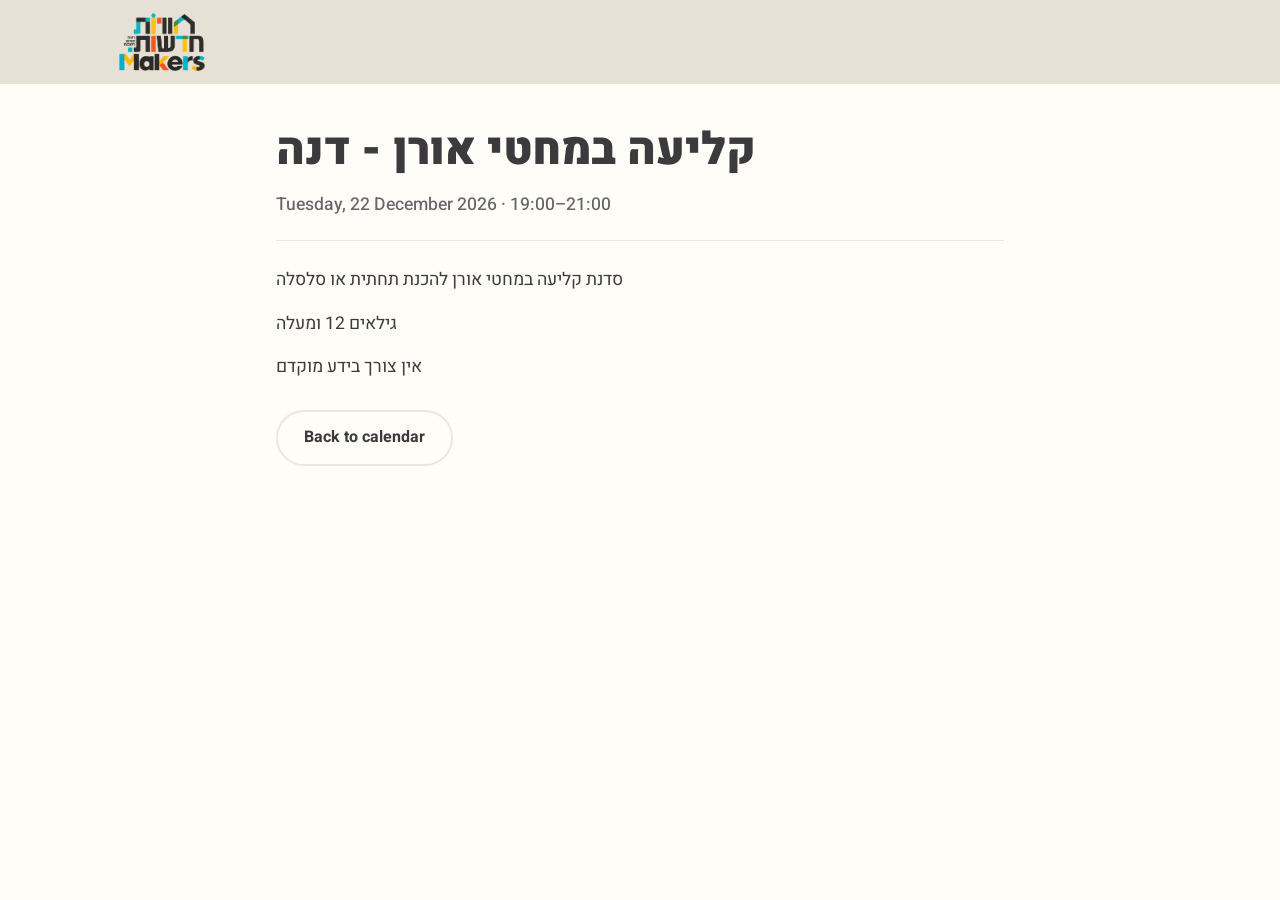
<file: en/workshops/e-2026-12-22-88f656.html>
<!doctype html>
<html lang="en" dir="ltr">
<head>
  <meta charset="utf-8">
  <meta name="viewport" content="width=device-width, initial-scale=1">
  <title>קליעה במחטי אורן - דנה | Make Rehovot</title>
  <link rel="icon" href="../../assets/logo-havayot.png">
  <link href="https://fonts.googleapis.com/css2?family=Heebo:wght@400;500;700;900&display=swap" rel="stylesheet">
  <style>
    :root { --ink: #3b3b3d; --ink-soft: #66666a; --bg: #fffdf8; --line: #ece7da; --yellow: #fbb913; --orange: #ee5a24; }
    @media (prefers-color-scheme: dark) {
      :root:not([data-theme="light"]) { --ink: #f3f1ea; --ink-soft: #b9b6ad; --bg: #1d1d1f; --line: #38383b; }
    }
    * { box-sizing: border-box; margin: 0; }
    body { font-family: "Heebo", system-ui, sans-serif; background: var(--bg); color: var(--ink); line-height: 1.7; min-height: 100vh; display: flex; flex-direction: column; }
    header { background: #e7e0d4; color: #3b3b3d; }
    .wrap { max-width: 760px; margin-inline: auto; padding-inline: 16px; }
    .nav { display: flex; align-items: center; padding-block: 10px; max-width: 1080px; }
    .brand img { height: 64px; width: auto; display: block; }
    main { flex: 1; padding-block: 40px; }
    h1 { font-size: clamp(1.8rem, 5vw, 2.8rem); font-weight: 900; line-height: 1.2; margin-bottom: 12px; }
    .when { color: var(--ink-soft); font-size: 1.1rem; font-weight: 500; margin-bottom: 24px; padding-bottom: 20px; border-bottom: 1px solid var(--line); }
    .desc p { font-size: 1.1rem; margin-bottom: 14px; }
    .desc a { color: var(--orange); overflow-wrap: anywhere; }
    .actions { display: flex; flex-wrap: wrap; gap: 12px; margin-top: 28px; }
    .btn { display: inline-block; padding: 12px 26px; border-radius: 999px; background: var(--orange); color: #fff; font-weight: 700; text-decoration: none; }
    .btn.ghost { background: none; color: var(--ink); border: 2px solid var(--line); }
  </style>
</head>
<body>
  <header>
    <div class="wrap nav">
      <a class="brand" href="../index.html">
        <img src="../../assets/logo-makers.png" alt="Havayot Makers – Havayot Rehovot network">
      </a>
    </div>
  </header>
  <main>
    <div class="wrap">
      <h1>קליעה במחטי אורן - דנה</h1>
      <div class="when">Tuesday, 22 December 2026 · <bdi dir="ltr">19:00–21:00</bdi></div>
      <div class="desc">
        <p>סדנת קליעה במחטי אורן להכנת תחתית או סלסלה</p>
        <p>גילאים 12 ומעלה</p>
        <p>אין צורך בידע מוקדם</p>
      </div>
      <div class="actions">
        <a class="btn ghost" href="../index.html#calendar">Back to calendar</a>
      </div>
    </div>
  </main>
</body>
</html>
</file>
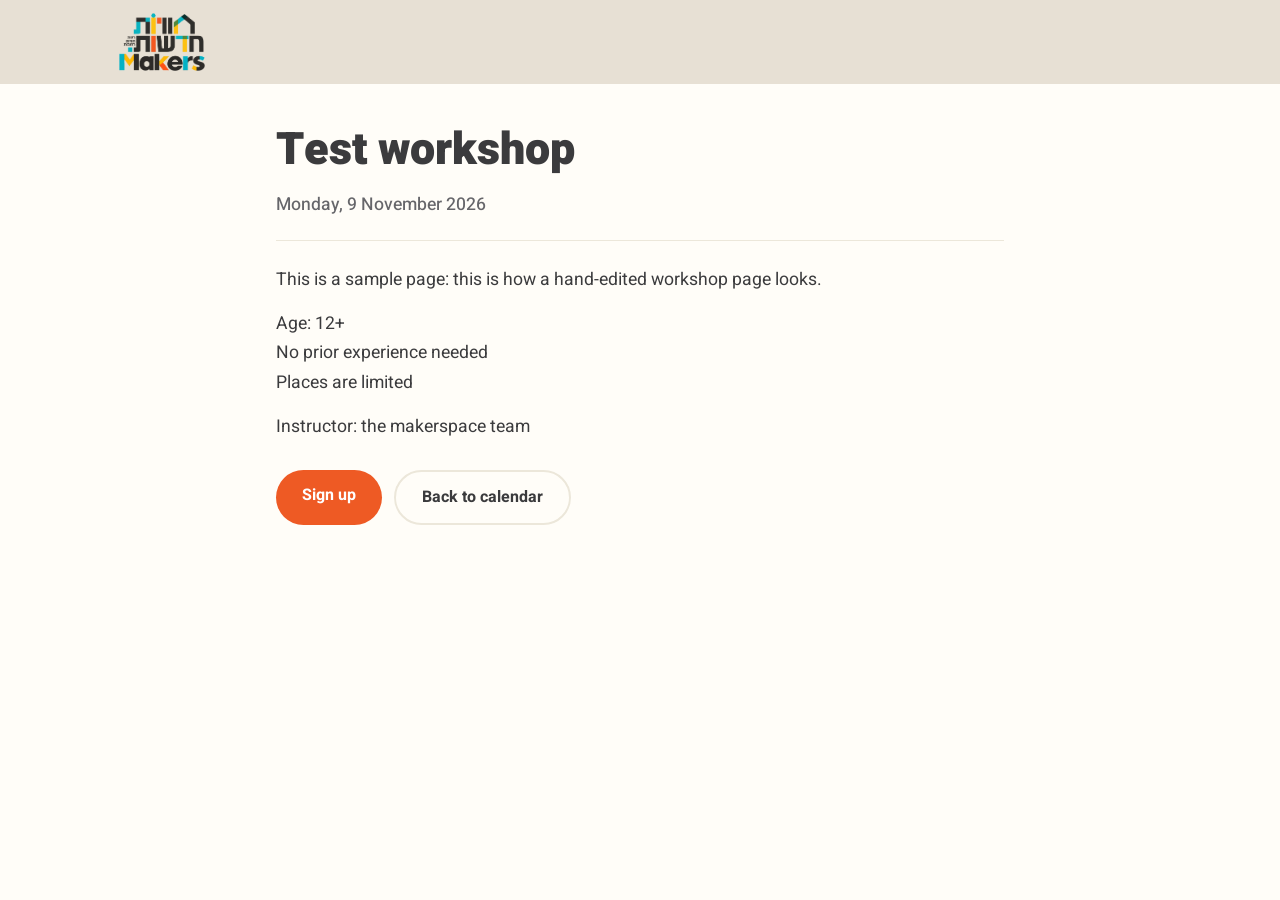
<file: en/workshops/test.html>
<!doctype html>
<html lang="en" dir="ltr">
<head>
  <meta charset="utf-8">
  <meta name="viewport" content="width=device-width, initial-scale=1">
  <title>Test workshop | Make Rehovot</title>
  <link rel="icon" href="../../assets/logo-havayot.png">
  <link href="https://fonts.googleapis.com/css2?family=Heebo:wght@400;500;700;900&display=swap" rel="stylesheet">
  <style>
    :root { --ink: #3b3b3d; --ink-soft: #66666a; --bg: #fffdf8; --line: #ece7da; --yellow: #fbb913; --orange: #ee5a24; }
    @media (prefers-color-scheme: dark) {
      :root:not([data-theme="light"]) { --ink: #f3f1ea; --ink-soft: #b9b6ad; --bg: #1d1d1f; --line: #38383b; }
    }
    * { box-sizing: border-box; margin: 0; }
    body { font-family: "Heebo", system-ui, sans-serif; background: var(--bg); color: var(--ink); line-height: 1.7; min-height: 100vh; display: flex; flex-direction: column; }
    header { background: #e7e0d4; color: #3b3b3d; }
    .wrap { max-width: 760px; margin-inline: auto; padding-inline: 16px; }
    .nav { display: flex; align-items: center; padding-block: 10px; max-width: 1080px; }
    .brand img { height: 64px; width: auto; display: block; }
    main { flex: 1; padding-block: 40px; }
    h1 { font-size: clamp(1.8rem, 5vw, 2.8rem); font-weight: 900; line-height: 1.2; margin-bottom: 12px; }
    .when { color: var(--ink-soft); font-size: 1.1rem; font-weight: 500; margin-bottom: 24px; padding-bottom: 20px; border-bottom: 1px solid var(--line); }
    .desc p { font-size: 1.1rem; margin-bottom: 14px; }
    .desc a { color: var(--orange); overflow-wrap: anywhere; }
    .actions { display: flex; flex-wrap: wrap; gap: 12px; margin-top: 28px; }
    .btn { display: inline-block; padding: 12px 26px; border-radius: 999px; background: var(--orange); color: #fff; font-weight: 700; text-decoration: none; }
    .btn.ghost { background: none; color: var(--ink); border: 2px solid var(--line); }
  </style>
</head>
<!-- manual -->
<body>
  <header>
    <div class="wrap nav">
      <a class="brand" href="../index.html">
        <img src="../../assets/logo-makers.png" alt="Havayot Makers – Havayot Rehovot network">
      </a>
    </div>
  </header>
  <main>
    <div class="wrap">
      <h1>Test workshop</h1>
      <div class="when">Monday, 9 November 2026</div>
      <div class="desc">
        <p>This is a sample page: this is how a hand-edited workshop page looks.</p>
        <p>Age: 12+<br>
        No prior experience needed<br>
        Places are limited</p>
        <p>Instructor: the makerspace team</p>
      </div>
      <div class="actions">
        <a class="btn" href="https://example.com/signup" target="_blank" rel="noopener">Sign up</a>
        <a class="btn ghost" href="../index.html#calendar">Back to calendar</a>
      </div>
    </div>
  </main>
</body>
</html>
</file>
<file: style.css>
:root {
  --ink: #3b3b3d;
  --ink-soft: #66666a;
  --bg: #fffdf8;
  --card: #ffffff;
  --line: #ece7da;
  --teal: #1ba7b8;
  --yellow: #fbb913;
  --orange: #ee5a24;
  --green: #1e8f4e;
  --radius: 18px;
}
@media (prefers-color-scheme: dark) {
  :root:not([data-theme="light"]) {
    --ink: #f3f1ea;
    --ink-soft: #b9b6ad;
    --bg: #1d1d1f;
    --card: #272729;
    --line: #38383b;
  }
}
* { box-sizing: border-box; margin: 0; }
html { scroll-behavior: smooth; }
body {
  font-family: "Heebo", system-ui, sans-serif;
  background: var(--bg);
  color: var(--ink);
  line-height: 1.6;
}
.wrap { max-width: 1080px; margin-inline: auto; padding-inline: 16px; }
a { color: inherit; }

/* header */
/* header and footer follow the Havayot site: logo straight on a warm bar */
:root { --bar: #e7e0d4; --bar-ink: #3b3b3d; }
header { background: var(--bar); color: var(--bar-ink); }
.nav { display: flex; align-items: center; justify-content: space-between; gap: 16px; padding-block: 10px; }
.brand { display: flex; align-items: center; gap: 12px; text-decoration: none; font-weight: 900; font-size: 1.25rem; }
.brand { padding-inline-end: 20px; border-inline-end: 1px solid rgba(59, 59, 61, .25); }
.brand img { height: 68px; width: auto; display: block; }
@media (max-width: 480px) { .brand { padding-inline-end: 0; border: 0; } .brand img { height: 48px; } .nav { gap: 8px; } .nav-end { gap: 6px; } .lang { padding: 6px 10px; } .btn.wa { padding: 8px 14px; } }
.brand span { display: flex; flex-direction: column; line-height: 1.15; }
.brand small { font-size: .85rem; font-weight: 500; color: var(--teal); }
.card a { display: inline-block; margin-top: 10px; font-weight: 700; color: var(--orange); }
.nav ul { display: flex; gap: 22px; list-style: none; padding: 0; font-weight: 500; }
.nav ul a { text-decoration: none; }
.nav ul a:hover { color: var(--orange); }
.lang { font-weight: 700; text-decoration: none; border: 1px solid rgba(59, 59, 61, .3); border-radius: 999px; padding: 6px 14px; }
.lang:hover { background: var(--yellow); border-color: var(--yellow); color: #3b3b3d; }
.nav-end { display: flex; align-items: center; gap: 10px; }
@media (max-width: 640px) { .nav ul { display: none; } }

/* buttons */
.btn {
  display: inline-block; padding: 12px 26px; border-radius: 999px;
  background: var(--orange); color: #fff; font-weight: 700; text-decoration: none;
  transition: transform .15s ease, box-shadow .15s ease;
}
.btn:hover { transform: translateY(-2px); box-shadow: 0 8px 20px rgba(238, 90, 36, .3); }
.wa-icon { width: 1.2em; height: 1.2em; fill: currentColor; vertical-align: -.2em; margin-inline-end: 8px; }
.btn.wa { background: #25d366; color: #073b1c; padding: 10px 22px; }
.btn.wa:hover { box-shadow: 0 8px 20px rgba(37, 211, 102, .35); }
.wa-link { color: #128c4a; font-weight: 700; }
.btn.ghost { background: transparent; color: var(--ink); border: 2px solid var(--ink); }
.btn.ghost:hover { box-shadow: none; background: var(--yellow); border-color: var(--yellow); color: #3b3b3d; }

/* hero */
.hero { padding-block: 72px 56px; display: grid; gap: 40px; grid-template-columns: 1.2fr 1fr; align-items: center; }
.eyebrow { color: var(--teal); font-weight: 700; letter-spacing: .02em; }
h1 { font-size: clamp(2.4rem, 6vw, 4.2rem); line-height: 1.1; font-weight: 900; margin-block: 10px 18px; }
h1 mark { background: linear-gradient(transparent 58%, var(--yellow) 58%); color: inherit; padding-inline: 4px; }
.hero p { font-size: 1.15rem; color: var(--ink-soft); max-width: 34em; }
.cta { display: flex; gap: 12px; flex-wrap: wrap; margin-top: 28px; }
.blocks { display: grid; grid-template-columns: repeat(3, 1fr); gap: 10px; aspect-ratio: 1; max-width: 380px; margin-inline: auto; }
.blocks span { border-radius: 14px; }
.blocks span:nth-child(1) { background: var(--teal); border-radius: 50%; }
.blocks span:nth-child(2) { background: var(--yellow); }
.blocks span:nth-child(3) { background: var(--ink); border-start-end-radius: 60px; }
.blocks span:nth-child(4) { background: var(--orange); }
.blocks span:nth-child(5) { background: var(--green); border-radius: 60px 14px 60px 14px; }
.blocks span:nth-child(6) { background: var(--teal); opacity: .55; }
.blocks span:nth-child(7) { background: var(--yellow); border-radius: 50%; }
.blocks span:nth-child(8) { background: var(--ink); opacity: .85; }
.blocks span:nth-child(9) { background: var(--orange); border-radius: 14px 60px 14px 60px; }
@media (max-width: 800px) { .hero { grid-template-columns: 1fr; padding-block: 44px 32px; } .blocks { max-width: 260px; } }

/* sections */
section { padding-block: 56px; }
h2 { font-size: clamp(1.7rem, 4vw, 2.3rem); font-weight: 900; margin-bottom: 8px; }
.lead { color: var(--ink-soft); margin-bottom: 30px; max-width: 38em; }
.grid { display: grid; grid-template-columns: repeat(auto-fit, minmax(230px, 1fr)); gap: 16px; }
.card {
  background: var(--card); border: 1px solid var(--line); border-radius: var(--radius);
  padding: 24px; border-top: 6px solid var(--c, var(--teal));
}
.card .pay { display: flex; flex-wrap: wrap; gap: 8px; margin-top: 14px; }
.card .pay a { margin-top: 0; padding: 6px 14px; border: 2px solid var(--orange); border-radius: 999px; font-size: .9rem; text-decoration: none; }
.card .pay a:hover { background: var(--orange); color: #fff; }
.card .icon { font-size: 2rem; display: block; margin-bottom: 8px; }
.card h3 { font-size: 1.15rem; margin-bottom: 4px; }
.card p { color: var(--ink-soft); font-size: .98rem; }
.card:nth-child(4n+1) { --c: var(--teal); }
.card:nth-child(4n+2) { --c: var(--yellow); }
.card:nth-child(4n+3) { --c: var(--orange); }
.card:nth-child(4n+4) { --c: var(--green); }

.steps { counter-reset: s; display: grid; gap: 16px; grid-template-columns: repeat(auto-fit, minmax(220px, 1fr)); list-style: none; padding: 0; }
.steps li { counter-increment: s; padding: 20px; padding-inline-start: 0; }
.steps li::before {
  content: counter(s); display: grid; place-items: center; width: 42px; height: 42px; border-radius: 50%;
  background: var(--ink); color: var(--bg); font-weight: 900; margin-bottom: 10px;
}
.steps h3 { font-size: 1.1rem; }
.steps p { color: var(--ink-soft); }


/* info */
.info { display: grid; gap: 16px; grid-template-columns: repeat(auto-fit, minmax(230px, 1fr)); }
.info div { background: var(--card); border: 1px solid var(--line); border-radius: var(--radius); padding: 22px; }
.info b { display: block; color: var(--teal); margin-bottom: 4px; }

/* calendar */
.cal { background: var(--card); border: 1px solid var(--line); border-radius: var(--radius); padding: 16px; }
.cal-head { display: flex; align-items: center; justify-content: space-between; margin-bottom: 12px; font-size: 1.2rem; }
.cal-head button {
  min-width: 40px; height: 40px; padding-inline: 14px; border-radius: 999px; border: 1px solid var(--line); background: var(--bg);
  color: var(--ink); font: inherit; font-size: .95rem; font-weight: 500; cursor: pointer;
}
.cal-head button span { font-size: .9rem; }
@media (max-width: 480px) { .cal-head button span { display: none; } .cal-head button { font-size: 1.4rem; padding-inline: 0; width: 40px; } }
.cal-head button:hover { background: var(--yellow); color: #3b3b3d; border-color: var(--yellow); }
.cal-grid { display: grid; grid-template-columns: repeat(7, minmax(0, 1fr)); gap: 4px; }
.cal-dow { text-align: center; font-weight: 700; font-size: .85rem; color: var(--ink-soft); padding-block: 4px; }
.cal-day {
  min-height: 76px; border-radius: 10px; padding: 4px 6px; font-size: .85rem;
  background: var(--bg); border: 1px solid transparent; overflow: hidden;
}
.cal-day.blank { background: transparent; }
.cal-day.open { background: color-mix(in srgb, var(--teal) 16%, var(--bg)); border-color: color-mix(in srgb, var(--teal) 45%, transparent); }
.cal-day.today .num { background: var(--orange); color: #fff; border-radius: 50%; padding: 0 6px; }
.cal-day .hrs, .cal-ev, .upcoming li span { unicode-bidi: plaintext; }
.cal-day .hrs { direction: ltr; text-align: left; display: block; font-size: .7rem; color: var(--teal); font-weight: 500; }
[dir="rtl"] .cal-day .hrs { text-align: right; }
.cal-day.closed { background: repeating-linear-gradient(135deg, var(--bg), var(--bg) 6px, var(--line) 6px, var(--line) 8px); }
.cal-day.closed .hrs { color: var(--orange); font-weight: 700; display: block; }
.cal-hol { display: block; font-size: .68rem; color: var(--ink-soft); line-height: 1.25; }
.cal-ev {
  display: block; margin-top: 3px; padding: 1px 6px; border-radius: 6px; font-size: .72rem; font-weight: 700;
  background: var(--orange); color: #fff; white-space: normal; overflow-wrap: anywhere; line-height: 1.25; text-decoration: none;
}
.cal-legend { margin-top: 12px; font-size: .85rem; color: var(--ink-soft); display: flex; gap: 8px; align-items: center; flex-wrap: wrap; }
.dot { width: 12px; height: 12px; border-radius: 4px; display: inline-block; }
.dot.open { background: var(--teal); opacity: .5; }
.dot.ev { background: var(--orange); margin-inline-start: 12px; }
.dot.closed { background: repeating-linear-gradient(135deg, var(--line), var(--line) 3px, var(--ink-soft) 3px, var(--ink-soft) 4px); margin-inline-start: 12px; }
.upcoming { margin-top: 24px; }
.upcoming h3 { margin-bottom: 8px; }
.upcoming ul { list-style: none; padding: 0; display: grid; gap: 8px; }
.upcoming li { background: var(--card); border: 1px solid var(--line); border-inline-start: 6px solid var(--orange); border-radius: 12px; padding: 10px 16px; }
.upcoming li span { color: var(--ink-soft); }
@media (max-width: 640px) { .cal { padding: 10px; } .cal-day { min-height: 56px; padding: 3px; font-size: .78rem; } .cal-day .hrs { display: none; } .cal-hol { font-size: .58rem; } .cal-ev { font-size: .62rem; padding: 1px 3px; } }

footer { background: var(--bar); color: var(--bar-ink); padding-block: 28px; margin-top: 24px; font-size: .92rem; }
footer .wrap { display: flex; align-items: center; justify-content: space-between; flex-wrap: wrap; gap: 20px; }
footer .f-main { height: 72px; width: auto; }
footer .f-partners { display: flex; align-items: center; gap: 28px; }
footer .f-partners img { height: 84px; width: auto; }
footer .f-copy { flex-basis: 100%; padding-top: 14px; border-top: 1px solid rgba(59, 59, 61, .2); }
@media (max-width: 480px) { footer .f-partners { gap: 18px; } footer .f-partners img { height: 64px; } footer .f-main { height: 56px; } }

/* faq */
.faq { display: grid; gap: 10px; max-width: 760px; }
.faq details { background: var(--card); border: 1px solid var(--line); border-radius: var(--radius); padding: 0 20px; }
.faq summary { cursor: pointer; font-weight: 700; padding-block: 16px; list-style: none; display: flex; justify-content: space-between; gap: 12px; align-items: center; }
.faq summary::-webkit-details-marker { display: none; }
.faq summary::after { content: "+"; font-size: 1.4rem; line-height: 1; color: var(--teal); flex: none; }
.faq details[open] summary::after { content: "\2212"; }
.faq summary:focus-visible { outline: 3px solid var(--teal); outline-offset: 2px; border-radius: 8px; }
.faq details p { color: var(--ink-soft); padding-bottom: 16px; }
.faq details a { color: var(--orange); font-weight: 700; }

/* open-now badge + directions */
.open-badge { display: inline-flex; align-items: center; gap: 8px; margin-top: 18px; font-weight: 700; padding: 6px 14px; border-radius: 999px; background: var(--card); border: 1px solid var(--line); }
.open-badge[hidden] { display: none; }
.open-badge::before { content: ""; width: 10px; height: 10px; border-radius: 50%; background: var(--ink-soft); }
.open-badge.open::before { background: var(--green); box-shadow: 0 0 0 4px rgba(30, 143, 78, .2); }
.map-link { color: var(--orange); font-weight: 700; }

/* volunteer popup */
.vol { border: 0; border-radius: 24px; padding: 40px 28px 28px; width: min(520px, calc(100% - 32px)); max-height: calc(100% - 32px); overflow: auto; background: #3b3b3d; color: #fff; text-align: center; margin: auto; }
.vol::backdrop { background: rgba(0, 0, 0, .55); }
.vol h2 { color: #fff; margin-bottom: 4px; }
.vol .vol-sub { font-size: 1.15rem; font-weight: 700; color: var(--yellow); margin-bottom: 14px; }
.vol p { color: #d7d4cb; margin: 0 auto 16px; }
.vol ul { list-style: none; padding: 0; margin: 0 0 22px; display: flex; flex-wrap: wrap; justify-content: center; gap: 8px; }
.vol li { background: rgba(255, 255, 255, .1); border-radius: 999px; padding: 6px 14px; }
.vol .btn { background: var(--yellow); color: #3b3b3d; }
.vol small { display: block; margin-top: 14px; color: #d7d4cb; }
.vol-close { position: absolute; inset-block-start: 10px; inset-inline-end: 12px; width: 40px; height: 40px; border: 0; border-radius: 50%; background: transparent; color: #fff; font-size: 1.8rem; line-height: 1; cursor: pointer; }
.vol-close:hover { background: rgba(255, 255, 255, .15); }
.vol :focus-visible { outline: 3px solid var(--yellow); outline-offset: 3px; }

/* gallery */
.gallery { display: grid; grid-template-columns: repeat(auto-fill, minmax(170px, 1fr)); gap: 10px; }
.gallery .shot { padding: 0; border: 0; border-radius: 14px; overflow: hidden; cursor: zoom-in; aspect-ratio: 1; background: var(--line); }
.gallery .shot img { width: 100%; height: 100%; object-fit: cover; display: block; transition: transform .3s ease; }
.gallery .shot:hover img { transform: scale(1.05); }
#lightbox { border: 0; padding: 0; background: transparent; max-width: 96vw; max-height: 96vh; margin: auto; }
#lightbox::backdrop { background: rgba(0, 0, 0, .8); }
#lightbox img { display: block; max-width: 96vw; max-height: 92vh; border-radius: 12px; }
#lightbox button { position: absolute; top: 8px; inset-inline-end: 8px; width: 40px; height: 40px; border-radius: 50%; border: 0; background: rgba(0, 0, 0, .6); color: #fff; font-size: 1.6rem; line-height: 1; cursor: pointer; }
</file>
